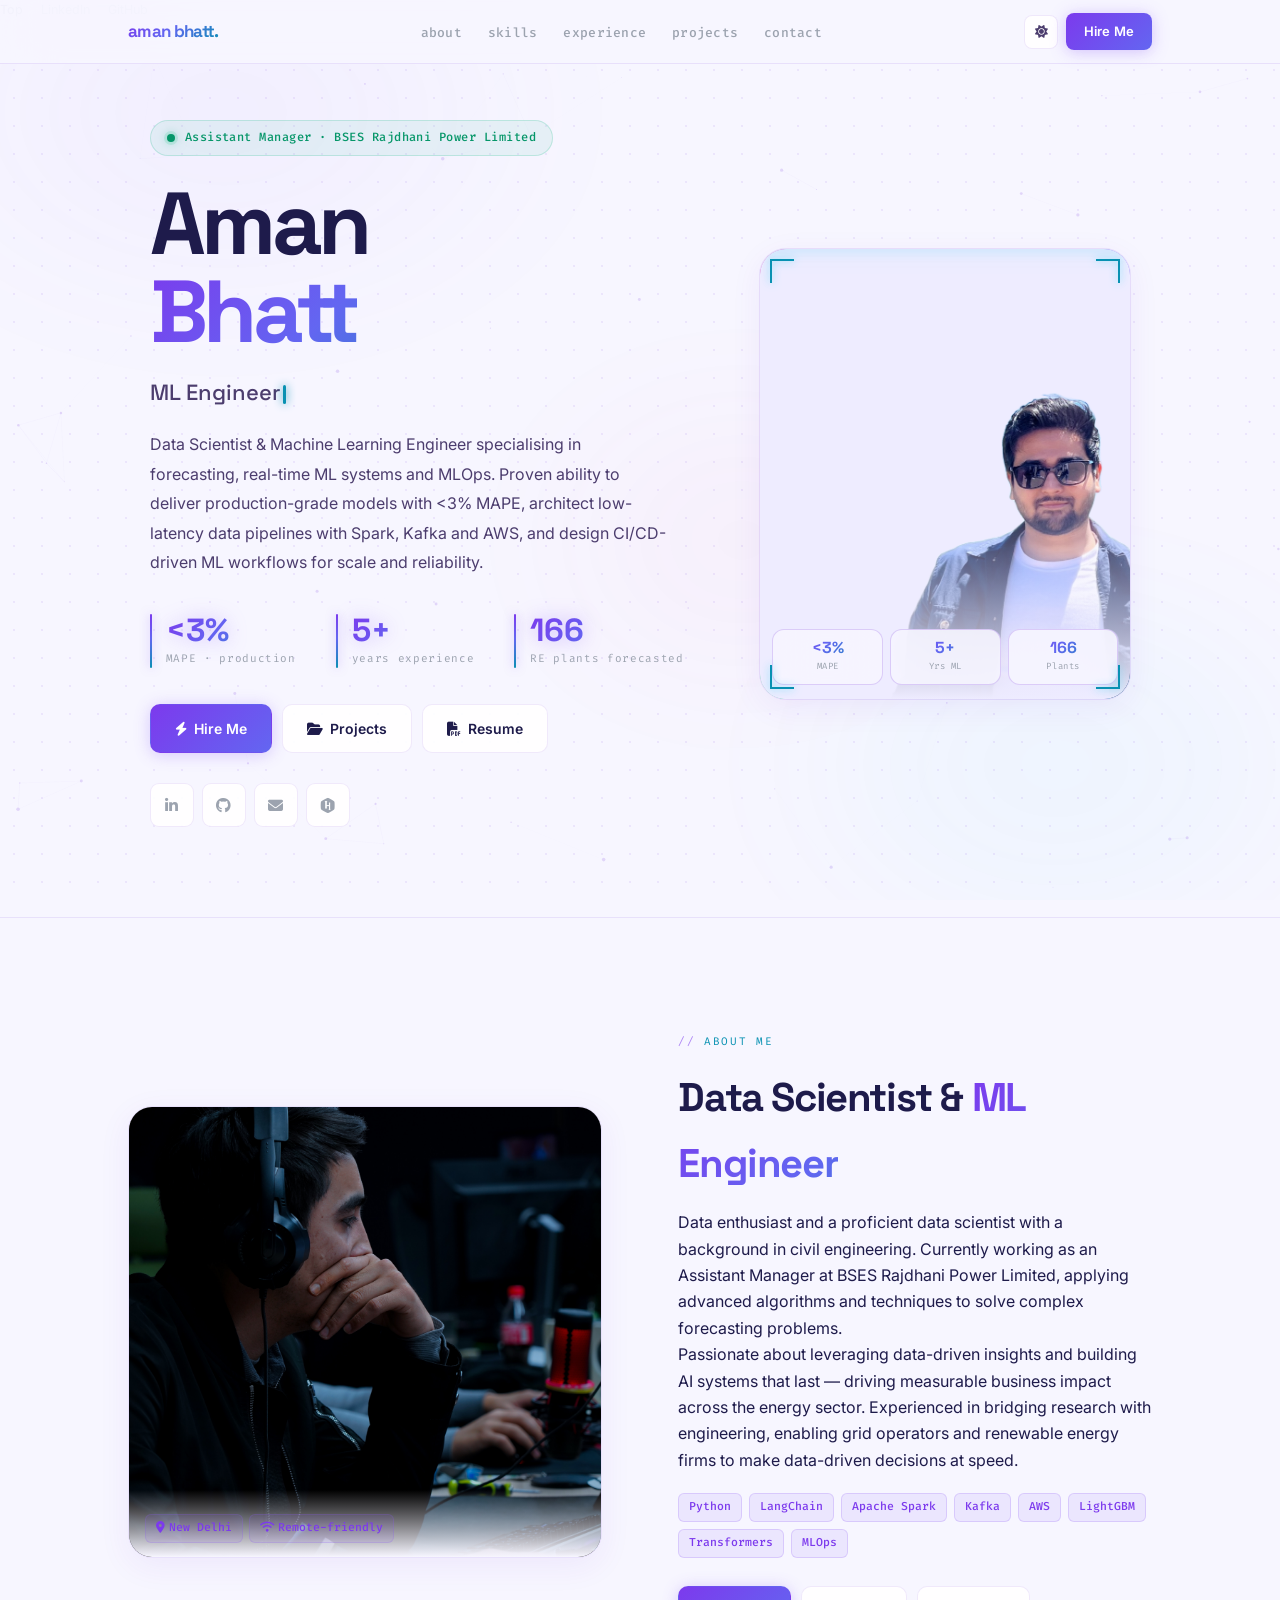
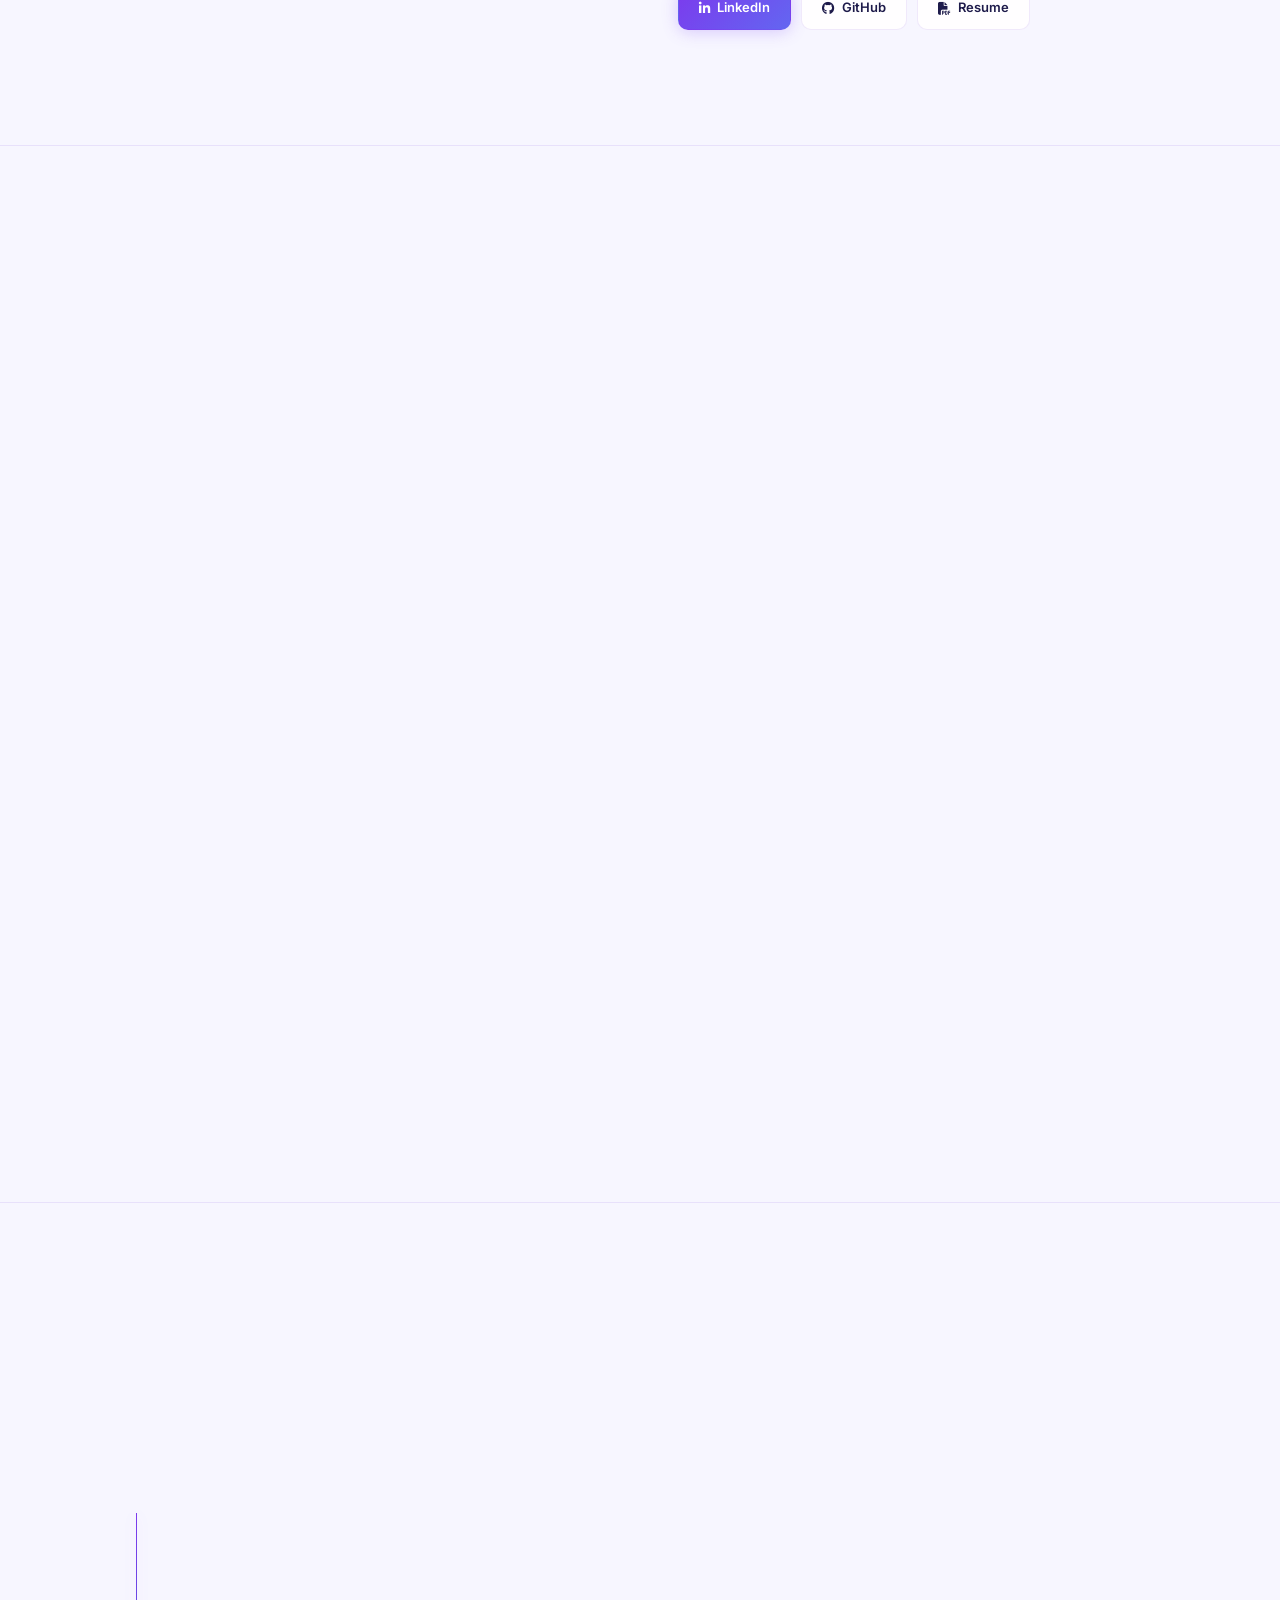
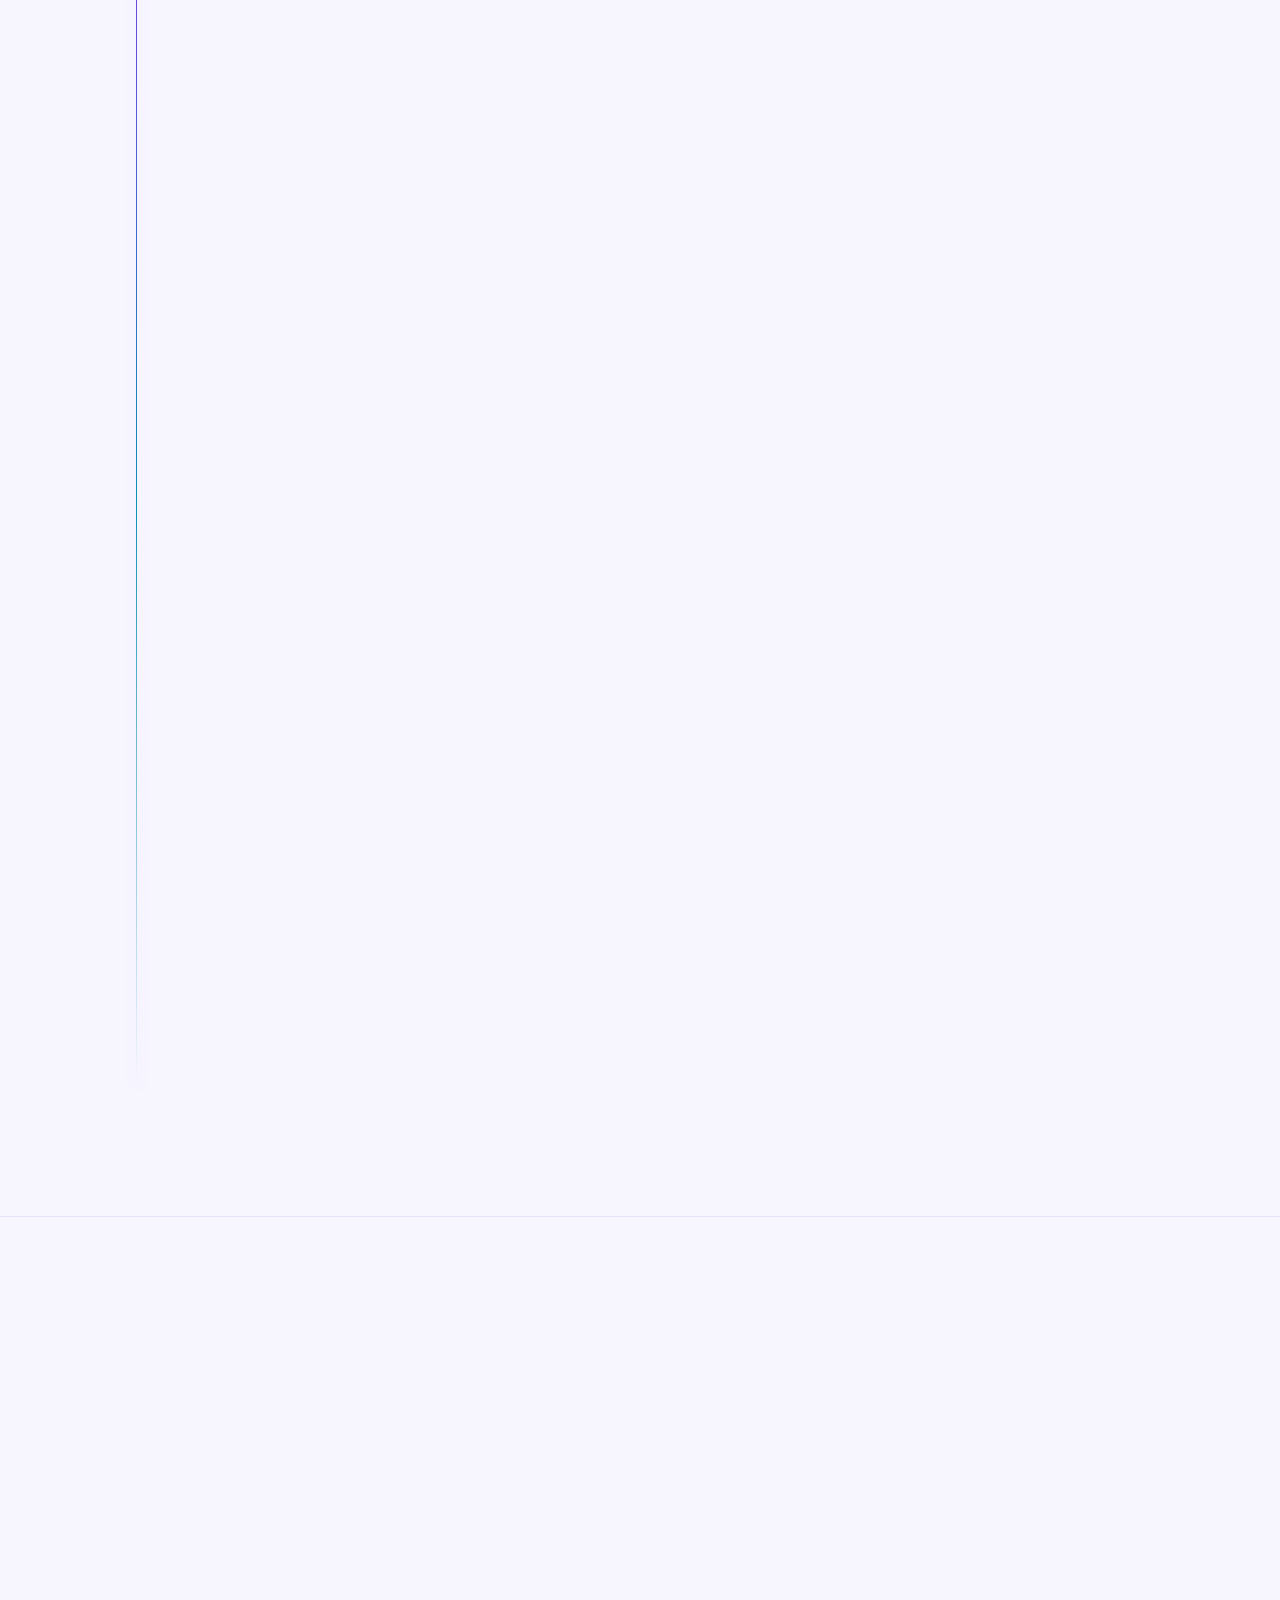
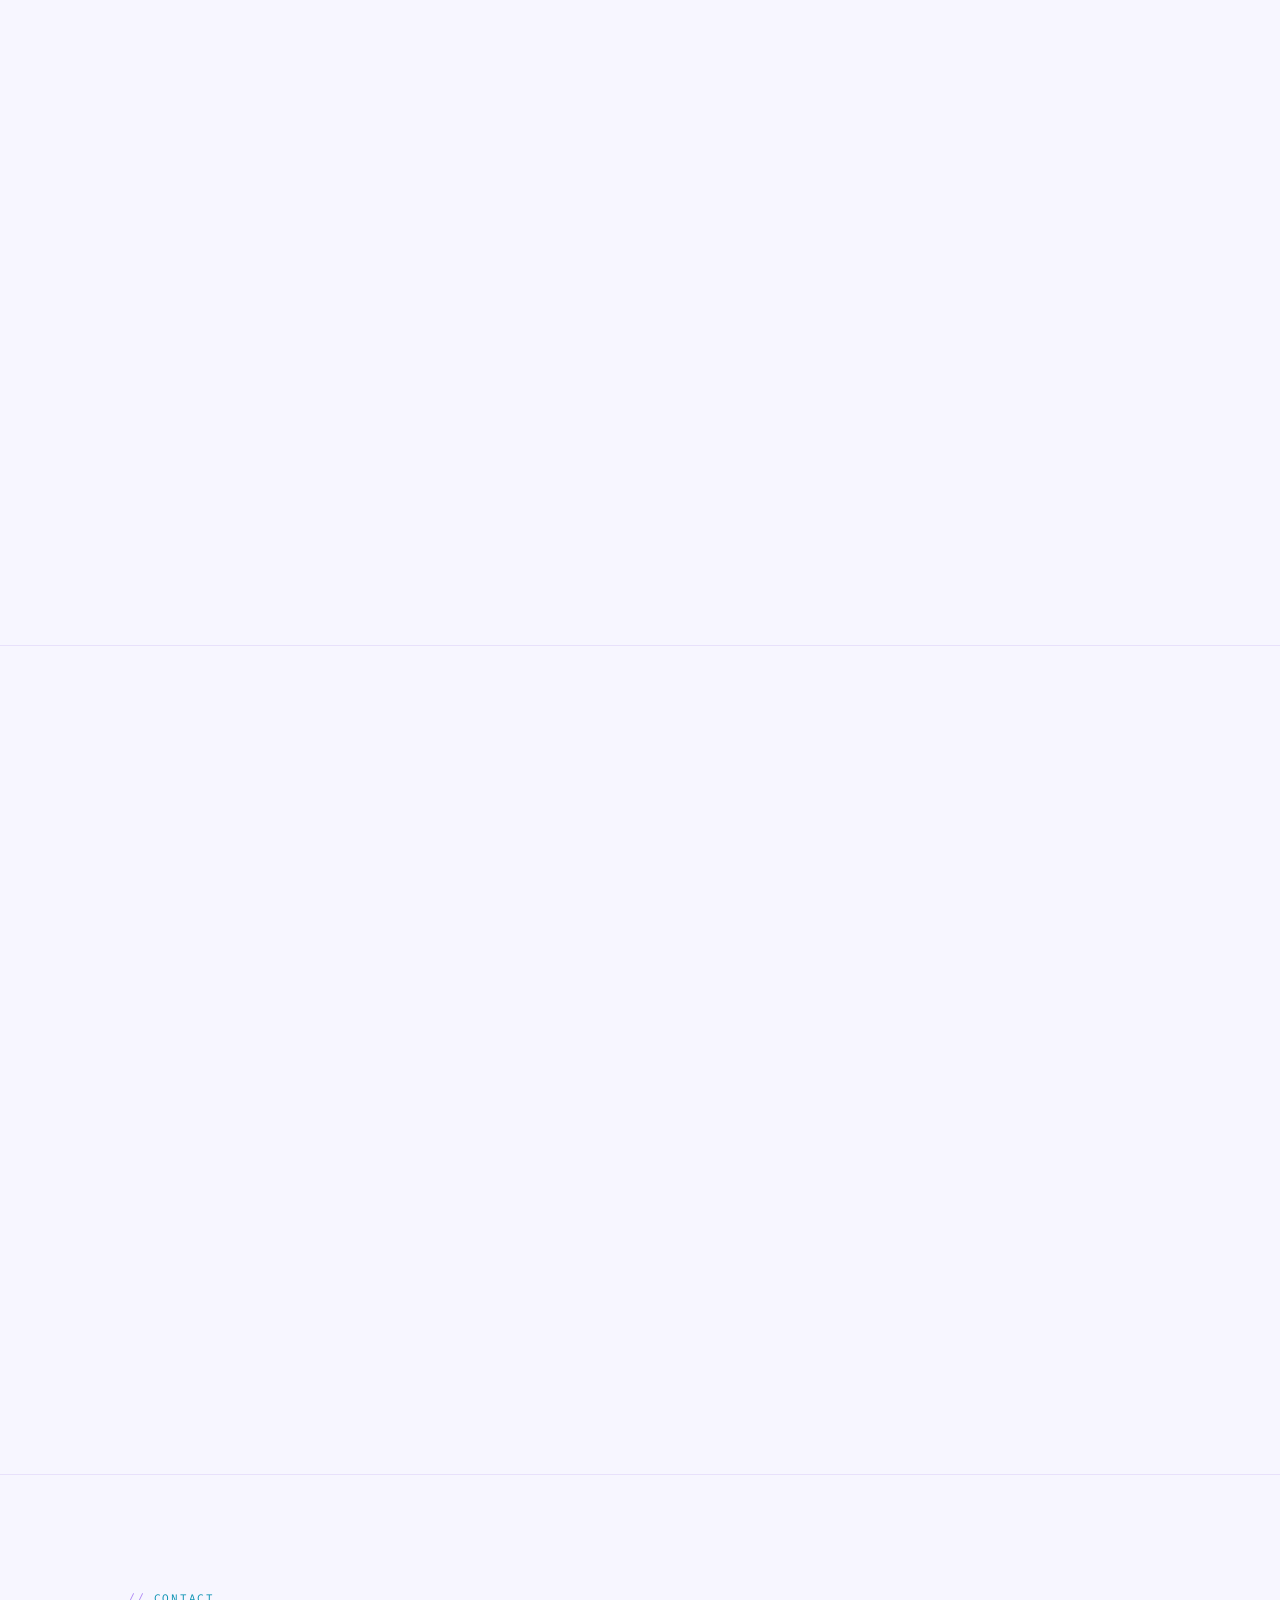
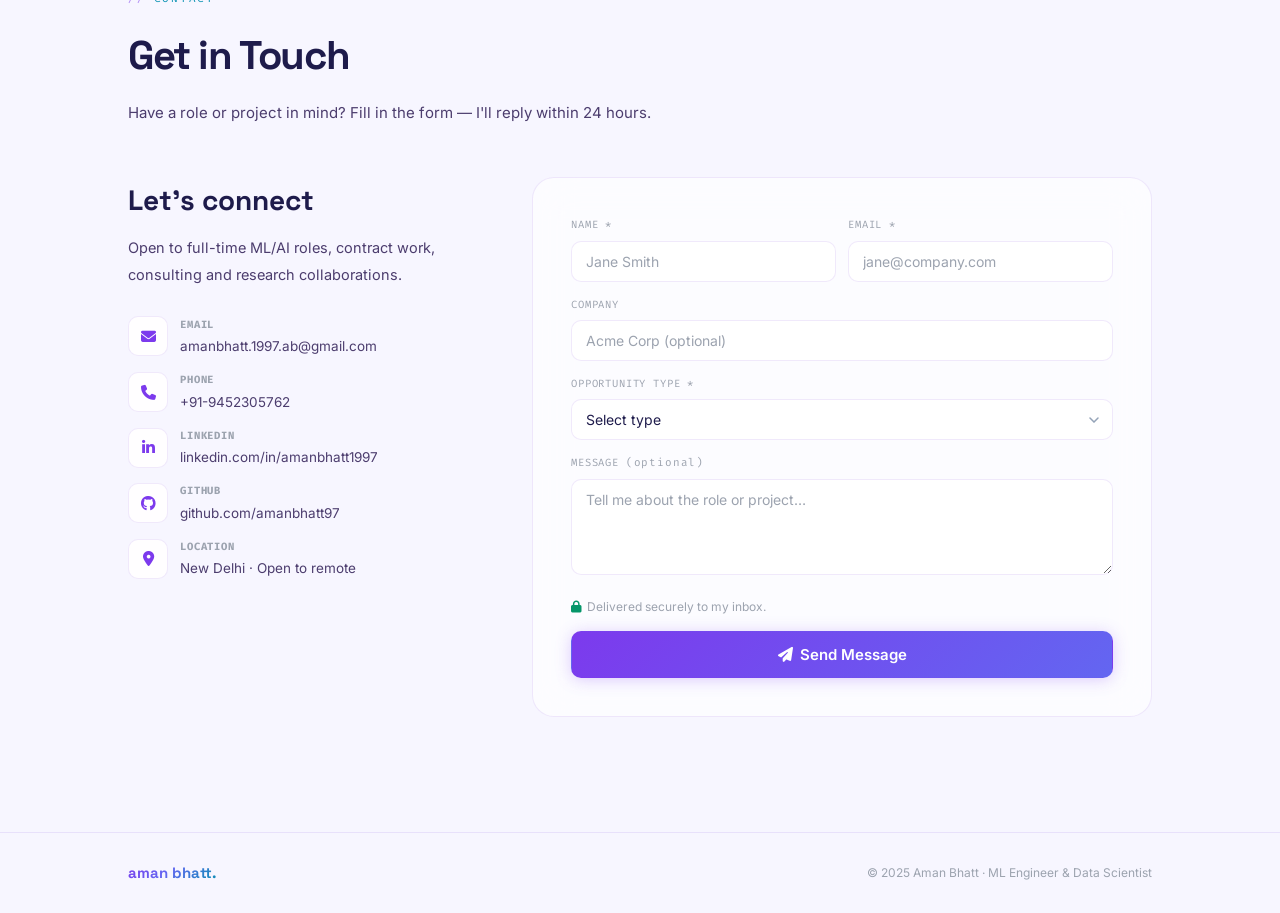
<file: .claude/worktrees/elated-raman/index.html>
<!DOCTYPE html>
<html lang="en" data-theme="dark">
<head>
<meta charset="UTF-8">
<meta name="viewport" content="width=device-width, initial-scale=1.0, maximum-scale=5.0, user-scalable=yes">
<meta name="description" content="Aman Bhatt — ML Engineer & Data Scientist. Energy forecasting, LLMs, MLOps.">
<title>Aman Bhatt · ML Engineer</title>
<link rel="preconnect" href="https://fonts.googleapis.com">
<link rel="preconnect" href="https://fonts.gstatic.com" crossorigin>
<link href="https://fonts.googleapis.com/css2?family=Space+Grotesk:wght@400;500;600;700;800&family=Inter:wght@300;400;500;600&family=Fira+Code:wght@400;500&display=swap" rel="stylesheet">
<link rel="stylesheet" href="https://cdnjs.cloudflare.com/ajax/libs/font-awesome/6.5.0/css/all.min.css">
<style>
*,*::before,*::after{margin:0;padding:0;box-sizing:border-box}
html{scroll-behavior:smooth}
img{display:block;max-width:100%}
button{font-family:inherit;cursor:pointer;border:none;background:none}
a{text-decoration:none;color:inherit}

/* ══ THEMES ════════════════════════════════════════════════════════ */
[data-theme="dark"]{
  --bg:#050508;
  --bg2:#0a0f1e;
  --bg3:#0f1629;
  --surf:rgba(255,255,255,.03);
  --surf2:rgba(255,255,255,.06);
  --surf3:rgba(255,255,255,.09);
  --bdr:rgba(255,255,255,.06);
  --bdr2:rgba(255,255,255,.1);
  --bdr-hi:rgba(139,92,246,.65);
  --t1:#eef0ff;
  --t2:#94a3b8;
  --t3:#475569;
  --acc:#8b5cf6;
  --acc2:#a78bfa;
  --cy:#22d3ee;
  --gn:#10b981;
  --pk:#ec4899;
  --am:#f59e0b;
  --grd:linear-gradient(135deg,#8b5cf6 0%,#6366f1 45%,#22d3ee 100%);
  --grd2:linear-gradient(135deg,#8b5cf6,#6366f1);
  --grd3:linear-gradient(135deg,#ec4899,#8b5cf6,#22d3ee);
  --nav-bg:rgba(5,5,8,.9);
  --card-shd:0 8px 40px rgba(0,0,0,.6),inset 0 1px 0 rgba(255,255,255,.04);
  --spotlight-clr:rgba(139,92,246,.12);
  --blob-op:.18;
}
[data-theme="light"]{
  --bg:#f7f6ff;
  --bg2:#eeecff;
  --bg3:#e5e2ff;
  --surf:rgba(255,255,255,.65);
  --surf2:rgba(255,255,255,.9);
  --surf3:rgba(255,255,255,.98);
  --bdr:rgba(109,40,217,.1);
  --bdr2:rgba(109,40,217,.18);
  --bdr-hi:rgba(109,40,217,.5);
  --t1:#1e1b4b;
  --t2:#4c3d6e;
  --t3:#9ca3af;
  --acc:#7c3aed;
  --acc2:#7c3aed;
  --cy:#0891b2;
  --gn:#059669;
  --pk:#db2777;
  --am:#d97706;
  --grd:linear-gradient(135deg,#7c3aed 0%,#6366f1 45%,#0891b2 100%);
  --grd2:linear-gradient(135deg,#7c3aed,#6366f1);
  --grd3:linear-gradient(135deg,#db2777,#7c3aed,#0891b2);
  --nav-bg:rgba(247,246,255,.92);
  --card-shd:0 8px 32px rgba(109,40,217,.07),inset 0 1px 0 rgba(255,255,255,.9);
  --spotlight-clr:rgba(109,40,217,.08);
  --blob-op:.06;
}

/* ══ BASE ══════════════════════════════════════════════════════════ */
html{-webkit-text-size-adjust:100%;text-size-adjust:100%}
body{
  background:var(--bg);color:var(--t1);
  font-family:'Inter',sans-serif;line-height:1.65;overflow-x:hidden;
  transition:background .35s,color .35s;
  -webkit-tap-highlight-color:transparent;
}
::-webkit-scrollbar{width:3px}
::-webkit-scrollbar-track{background:transparent}
::-webkit-scrollbar-thumb{background:var(--acc);border-radius:4px}
::selection{background:rgba(139,92,246,.3);color:#fff}

/* ══ BACKGROUND ════════════════════════════════════════════════════ */
/* Aurora orbs */
.aurora{position:fixed;inset:0;z-index:0;pointer-events:none;overflow:hidden}
.ao{position:absolute;border-radius:50%;filter:blur(80px);opacity:var(--blob-op)}
.ao1{width:65vw;height:55vh;background:radial-gradient(ellipse,rgba(139,92,246,1) 0%,transparent 65%);top:-15%;left:-15%;animation:ao-drift1 22s ease-in-out infinite}
.ao2{width:55vw;height:50vh;background:radial-gradient(ellipse,rgba(34,211,238,1) 0%,transparent 65%);bottom:-10%;right:-10%;animation:ao-drift2 28s ease-in-out infinite}
.ao3{width:40vw;height:40vh;background:radial-gradient(ellipse,rgba(236,72,153,1) 0%,transparent 65%);top:40%;left:38%;animation:ao-drift3 19s ease-in-out infinite}
@keyframes ao-drift1{0%,100%{transform:translate(0,0)}40%{transform:translate(3vw,4vh)}70%{transform:translate(-2vw,2vh)}}
@keyframes ao-drift2{0%,100%{transform:translate(0,0)}35%{transform:translate(-4vw,-4vh)}65%{transform:translate(2vw,-5vh)}}
@keyframes ao-drift3{0%,100%{transform:translate(-50%,-50%)}50%{transform:translate(-50%,calc(-50% - 3vh))}}
/* Neural network canvas */
#pcanvas{position:fixed;inset:0;z-index:1;pointer-events:none}
/* Cyber dot grid */
.bg-dots{
  position:fixed;inset:0;z-index:1;pointer-events:none;
  background-image:radial-gradient(rgba(139,92,246,.07) 1px,transparent 1px);
  background-size:28px 28px;
}
[data-theme="light"] .bg-dots{background-image:radial-gradient(rgba(109,40,217,.08) 1px,transparent 1px)}

/* ══ SCROLL PROGRESS ═══════════════════════════════════════════════ */
#pbar{
  position:fixed;top:0;left:0;right:0;height:2px;z-index:500;
  background:var(--grd);transform:scaleX(0);transform-origin:left;
  box-shadow:0 0 10px rgba(139,92,246,.6),0 0 24px rgba(34,211,238,.2);
}

/* ══ NAV ═══════════════════════════════════════════════════════════ */
nav{
  position:fixed;top:0;left:0;right:0;z-index:300;height:64px;
  background:var(--nav-bg);
  backdrop-filter:blur(28px) saturate(180%);
  -webkit-backdrop-filter:blur(28px) saturate(180%);
  border-bottom:1px solid var(--bdr);
}
.nav-inner{
  max-width:1120px;margin:0 auto;padding:0 clamp(18px,4vw,48px);
  height:100%;display:flex;align-items:center;justify-content:space-between;gap:16px;
}
.nav-logo{
  font-family:'Space Grotesk',sans-serif;font-weight:800;font-size:17px;letter-spacing:-.04em;
  background:var(--grd);-webkit-background-clip:text;-webkit-text-fill-color:transparent;background-clip:text;
  white-space:nowrap;
}
.nav-links{display:flex;list-style:none;gap:2px}
.nav-links a{
  font-size:13px;font-weight:500;color:var(--t3);
  padding:6px 12px;border-radius:8px;transition:color .15s,background .15s;
  font-family:'Fira Code',monospace;letter-spacing:.02em;
}
.nav-links a:hover,.nav-links a.act{color:var(--t1);background:var(--surf2)}
.nav-right{display:flex;align-items:center;gap:8px}
.t-btn{
  width:34px;height:34px;border-radius:8px;
  background:var(--surf2);border:1px solid var(--bdr);
  color:var(--t2);font-size:13px;
  display:flex;align-items:center;justify-content:center;transition:all .2s;
}
.t-btn:hover{border-color:var(--bdr-hi);color:var(--acc2);background:rgba(139,92,246,.1)}
.nav-cta{
  padding:8px 18px;border-radius:8px;background:var(--grd2);
  color:#fff;font-size:13px;font-weight:600;letter-spacing:.01em;
  box-shadow:0 2px 16px rgba(139,92,246,.35);transition:all .22s;
}
.nav-cta:hover{transform:translateY(-1px);box-shadow:0 4px 24px rgba(139,92,246,.5),0 0 0 1px rgba(139,92,246,.5)}
.hbg{display:none;flex-direction:column;gap:5px;padding:8px}
.hbg span{display:block;width:20px;height:1.5px;background:var(--t2);border-radius:2px;transition:all .3s}
.hbg.op span:nth-child(1){transform:translateY(6.5px) rotate(45deg)}
.hbg.op span:nth-child(2){opacity:0}
.hbg.op span:nth-child(3){transform:translateY(-6.5px) rotate(-45deg)}

/* ══ MOBILE DROPDOWN ═══════════════════════════════════════════════ */
.mob-drop{
  position:fixed;top:64px;left:0;right:0;z-index:290;
  background:var(--nav-bg);backdrop-filter:blur(28px);-webkit-backdrop-filter:blur(28px);
  border-bottom:1px solid var(--bdr);padding:8px 20px 14px;
  display:none;flex-direction:column;gap:2px;
}
.mob-drop.op{display:flex}
.mob-drop a{
  padding:12px 14px;border-radius:9px;color:var(--t2);
  font-size:15px;font-weight:500;border:1px solid transparent;transition:all .15s;
}
.mob-drop a:hover{color:var(--t1);background:var(--surf2);border-color:var(--bdr)}
.mob-drop .mob-cta{
  margin-top:8px;padding:13px;border-radius:10px;text-align:center;
  background:var(--grd2);color:#fff;font-weight:600;font-size:14px;
  box-shadow:0 4px 18px rgba(139,92,246,.3);
}

/* ══ LAYOUT ════════════════════════════════════════════════════════ */
.wrap{max-width:1120px;margin:0 auto;padding:0 clamp(18px,4vw,48px)}
.sect{padding:clamp(80px,9vw,128px) 0;position:relative;z-index:10}
.sect+.sect{border-top:1px solid var(--bdr)}
.sect-lbl{
  font-family:'Fira Code',monospace;font-size:11px;letter-spacing:.16em;
  color:var(--cy);margin-bottom:14px;display:flex;align-items:center;gap:8px;
  text-transform:uppercase;
}
.sect-lbl::before{content:'//';color:var(--acc2);opacity:.6}
.h2{
  font-family:'Space Grotesk',sans-serif;font-size:clamp(28px,3.5vw,40px);
  font-weight:800;letter-spacing:-.035em;margin-bottom:12px;
}
.grd-txt{
  background:var(--grd);-webkit-background-clip:text;-webkit-text-fill-color:transparent;background-clip:text;
  background-size:200% auto;animation:shimmer 5s linear infinite;
}
@keyframes shimmer{0%{background-position:0% center}100%{background-position:200% center}}

/* Glassmorphism card base */
.glass{
  background:var(--surf);
  backdrop-filter:blur(20px) saturate(160%);
  -webkit-backdrop-filter:blur(20px) saturate(160%);
  border:1px solid var(--bdr);border-radius:20px;
  box-shadow:var(--card-shd);
  transition:border-color .25s,box-shadow .25s,transform .25s;
}
.glass:hover{border-color:var(--bdr-hi)}
/* Touch-friendly: disable hover effects on touch devices */
@media(hover:none){
  .glass:hover,.sk-card:hover,.ti-card:hover,.proj-card:hover,.logo-item:hover{transform:none;box-shadow:var(--card-shd)}
  .sk-card::after,.ti-card::after{opacity:0!important}
  .photo-tilt{transform:none!important}
}

/* Card spotlight effect */
.spotlight{--mx:50%;--my:50%;position:relative;overflow:hidden}
.spotlight::before{
  content:'';position:absolute;inset:0;
  background:radial-gradient(600px circle at var(--mx) var(--my),var(--spotlight-clr),transparent 50%);
  opacity:0;transition:opacity .4s;pointer-events:none;border-radius:inherit;z-index:0;
}
.spotlight:hover::before{opacity:1}
.spotlight>*{position:relative;z-index:1}
/* Spotlight follow on mobile - use touch */
@media(hover:none){
  .spotlight{--mx:50%;--my:50%}
  .spotlight::before{opacity:.5}
}

.chip{
  display:inline-flex;align-items:center;gap:4px;
  padding:4px 10px;border-radius:6px;font-size:11.5px;font-weight:500;
  background:rgba(139,92,246,.1);color:var(--acc2);
  border:1px solid rgba(139,92,246,.2);font-family:'Fira Code',monospace;
}
.btn{
  display:inline-flex;align-items:center;gap:7px;
  padding:12px 24px;border-radius:10px;font-size:14px;font-weight:600;
  font-family:'Inter',sans-serif;transition:all .22s;cursor:pointer;
  touch-action:manipulation;
  min-height:44px;
}
.btn-fill{
  background:var(--grd2);color:#fff;border:1px solid transparent;
  box-shadow:0 2px 16px rgba(139,92,246,.3);
}
.btn-fill:hover{transform:translateY(-2px);box-shadow:0 6px 28px rgba(139,92,246,.5),0 0 0 1px rgba(139,92,246,.4)}
.btn-out{background:var(--surf2);color:var(--t1);border:1px solid var(--bdr)}
.btn-out:hover{border-color:var(--bdr-hi);color:var(--acc2);transform:translateY(-2px);box-shadow:0 4px 16px rgba(139,92,246,.12)}
.reveal{opacity:0;transform:translateY(24px);transition:opacity .6s cubic-bezier(.16,1,.3,1),transform .6s cubic-bezier(.16,1,.3,1)}
.reveal.on{opacity:1;transform:none}
.d1{transition-delay:.08s}.d2{transition-delay:.16s}.d3{transition-delay:.24s}.d4{transition-delay:.32s}

/* ══ HERO ══════════════════════════════════════════════════════════ */
.hero{
  min-height:calc(100svh - 64px);display:flex;align-items:center;
  padding:clamp(80px,10vw,120px) 0 clamp(60px,7vw,100px);
}
.hero-grid{
  display:grid;grid-template-columns:1fr 370px;
  gap:clamp(48px,6vw,88px);align-items:center;
}
.hero-avail{
  display:inline-flex;align-items:center;gap:10px;margin-bottom:24px;
  padding:7px 16px;border-radius:100px;
  background:rgba(16,185,129,.07);border:1px solid rgba(16,185,129,.2);
  font-size:12px;color:var(--gn);font-weight:500;font-family:'Fira Code',monospace;
  letter-spacing:.04em;
}
.avail-dot{
  width:8px;height:8px;border-radius:50%;background:var(--gn);flex-shrink:0;
  box-shadow:0 0 0 3px rgba(16,185,129,.15),0 0 12px rgba(16,185,129,.5);
  animation:pulse-dot 2.4s ease-in-out infinite;
}
@keyframes pulse-dot{
  0%,100%{box-shadow:0 0 0 3px rgba(16,185,129,.15),0 0 12px rgba(16,185,129,.5)}
  50%{box-shadow:0 0 0 8px rgba(16,185,129,.04),0 0 4px rgba(16,185,129,.2)}
}
.hero h1{
  font-family:'Space Grotesk',sans-serif;
  font-size:clamp(52px,7.5vw,88px);font-weight:800;
  line-height:1;letter-spacing:-.05em;margin-bottom:18px;
}
.hero-role{
  font-size:clamp(17px,2.4vw,22px);font-weight:500;color:var(--t2);
  font-family:'Space Grotesk',sans-serif;min-height:1.6em;margin-bottom:20px;
}
.cursor{
  display:inline-block;width:3px;height:.85em;background:var(--cy);
  margin-left:2px;vertical-align:middle;
  animation:blink .95s step-end infinite;
  box-shadow:0 0 10px var(--cy);border-radius:2px;
}
@keyframes blink{0%,100%{opacity:1}50%{opacity:0}}
.hero-bio{
  font-size:clamp(14.5px,1.6vw,16px);color:var(--t2);line-height:1.85;
  max-width:520px;margin-bottom:36px;
}
.hero-stats{
  display:flex;gap:clamp(22px,3.5vw,40px);margin-bottom:36px;flex-wrap:wrap;
}
.hst{position:relative;padding-left:16px}
.hst::before{
  content:'';position:absolute;left:0;top:0;bottom:0;width:2px;
  background:var(--grd);border-radius:2px;
  box-shadow:0 0 10px rgba(139,92,246,.5);
}
.hst-n{
  font-family:'Space Grotesk',sans-serif;font-weight:800;
  font-size:clamp(22px,3vw,32px);line-height:1;
  background:var(--grd);-webkit-background-clip:text;-webkit-text-fill-color:transparent;background-clip:text;
  margin-bottom:4px;filter:drop-shadow(0 0 10px rgba(139,92,246,.4));
}
.hst-l{font-size:11px;color:var(--t3);font-family:'Fira Code',monospace;letter-spacing:.06em}
.hero-btns{display:flex;flex-wrap:wrap;gap:10px;margin-bottom:30px}
.hero-socs{display:flex;gap:8px}
.soc{
  display:flex;align-items:center;justify-content:center;
  width:44px;height:44px;border-radius:9px;
  background:var(--surf2);border:1px solid var(--bdr);
  color:var(--t3);font-size:15px;transition:all .22s;
  touch-action:manipulation;
}
.soc:hover{color:var(--cy);border-color:rgba(34,211,238,.4);background:rgba(34,211,238,.07);box-shadow:0 0 16px rgba(34,211,238,.2)}

/* ══ HERO PHOTO ════════════════════════════════════════════════════ */
.hero-photo{position:relative;perspective:1000px}
.photo-tilt{transition:transform .1s linear}
.photo-frame{
  position:relative;border-radius:26px;overflow:hidden;
  box-shadow:0 0 0 1px var(--bdr),var(--card-shd);
  background:var(--bg2);
}
/* Spinning neon ring */
.photo-ring{
  position:absolute;inset:-3px;border-radius:28px;z-index:0;
  background:conic-gradient(from 0deg,#8b5cf6,#6366f1,#22d3ee,#10b981,#ec4899,#8b5cf6);
  animation:spin 7s linear infinite;
  opacity:.85;
}
@keyframes spin{to{transform:rotate(360deg)}}
.photo-inner{position:relative;z-index:1;border-radius:24px;overflow:hidden;background:var(--bg2)}
.photo-inner img{
  width:100%;height:clamp(340px,44vw,450px);
  object-fit:cover;object-position:center top;display:block;
}
/* HUD scan line */
.photo-scan{
  position:absolute;left:0;right:0;height:2px;z-index:5;
  background:linear-gradient(90deg,transparent,rgba(34,211,238,.7) 30%,rgba(34,211,238,1) 50%,rgba(34,211,238,.7) 70%,transparent);
  box-shadow:0 0 12px rgba(34,211,238,.7),0 0 28px rgba(34,211,238,.3);
  animation:scan-line 4s linear infinite;pointer-events:none;top:-2px;
}
@keyframes scan-line{0%{top:-2px;opacity:0}4%{opacity:1}90%{opacity:.5}100%{top:100%;opacity:0}}
/* Corner HUD brackets */
.c{position:absolute;z-index:4;width:24px;height:24px;pointer-events:none}
.c-tl{top:10px;left:10px;border-top:2px solid var(--cy);border-left:2px solid var(--cy)}
.c-tr{top:10px;right:10px;border-top:2px solid var(--cy);border-right:2px solid var(--cy)}
.c-bl{bottom:10px;left:10px;border-bottom:2px solid var(--cy);border-left:2px solid var(--cy)}
.c-br{bottom:10px;right:10px;border-bottom:2px solid var(--cy);border-right:2px solid var(--cy)}
/* Glow on corners */
.c-tl,.c-tr,.c-bl,.c-br{filter:drop-shadow(0 0 4px rgba(34,211,238,.7))}
.photo-fade{
  position:absolute;bottom:0;left:0;right:0;height:50%;z-index:2;
  background:linear-gradient(to top,var(--bg2) 0%,transparent 100%);pointer-events:none;
}
.photo-stats{
  position:absolute;bottom:14px;left:12px;right:12px;z-index:3;display:flex;gap:7px;
}
.pst{
  flex:1;padding:10px 8px;border-radius:12px;text-align:center;
  background:rgba(5,5,8,.86);backdrop-filter:blur(20px);
  border:1px solid rgba(139,92,246,.25);
}
[data-theme="light"] .pst{background:rgba(247,246,255,.9);border-color:rgba(109,40,217,.2)}
.pst-v{
  font-family:'Space Grotesk',sans-serif;font-weight:800;font-size:16px;line-height:1;
  background:var(--grd);-webkit-background-clip:text;-webkit-text-fill-color:transparent;background-clip:text;
  margin-bottom:3px;
}
.pst-l{font-size:9px;color:var(--t3);font-family:'Fira Code',monospace;letter-spacing:.06em}

/* ══ ABOUT ═════════════════════════════════════════════════════════ */
.about-grid{display:grid;grid-template-columns:1fr 1fr;gap:clamp(40px,6vw,80px);align-items:center}
.about-img-wrap{border-radius:24px;overflow:hidden;border:1px solid var(--bdr);box-shadow:var(--card-shd);position:relative}
.about-img-wrap img{
  width:100%;height:clamp(300px,38vw,450px);
  object-fit:cover;object-position:center center;display:block;transition:transform .6s;
}
.about-img-wrap:hover img{transform:scale(1.04)}
.about-img-strip{
  position:absolute;bottom:0;left:0;right:0;padding:24px 16px 14px;pointer-events:none;
  background:linear-gradient(to top,var(--bg),transparent);display:flex;gap:6px;flex-wrap:wrap;
}
.about-txt h2{margin-bottom:16px}
.about-txt p{color:var(--t2);font-size:15px;line-height:1.85;margin-bottom:14px}
.about-chips{display:flex;flex-wrap:wrap;gap:7px;margin:20px 0 28px}
.about-btns{display:flex;flex-wrap:wrap;gap:10px}

/* ══ SKILLS ════════════════════════════════════════════════════════ */
.skills-intro{display:grid;grid-template-columns:1fr 1fr;gap:40px;align-items:end;margin-bottom:52px}
.skills-intro h2{margin-bottom:8px}
.skills-intro p{color:var(--t2);font-size:15px;line-height:1.75}
.sk-grid{display:grid;grid-template-columns:repeat(2,1fr);gap:clamp(12px,2vw,18px)}
.sk-card{
  padding:clamp(22px,3vw,30px);border-radius:20px;
  background:var(--surf);
  backdrop-filter:blur(20px) saturate(160%);
  -webkit-backdrop-filter:blur(20px) saturate(160%);
  border:1px solid var(--bdr);
  transition:border-color .25s,transform .25s,box-shadow .25s;
  position:relative;overflow:hidden;--mx:50%;--my:50%;
}
.sk-card::before{
  content:'';position:absolute;inset:0;
  background:radial-gradient(500px circle at var(--mx) var(--my),var(--spotlight-clr),transparent 50%);
  opacity:0;transition:opacity .4s;pointer-events:none;border-radius:inherit;z-index:0;
}
.sk-card::after{
  content:'';position:absolute;top:0;left:0;right:0;height:1px;
  background:var(--grd);opacity:0;transition:opacity .3s;pointer-events:none;
}
.sk-card:hover{border-color:var(--bdr-hi);transform:translateY(-3px);box-shadow:0 12px 40px rgba(139,92,246,.15),0 0 0 1px rgba(139,92,246,.12)}
.sk-card:hover::before{opacity:1}
.sk-card:hover::after{opacity:1}
.sk-card>*{position:relative;z-index:1}
.sk-head{display:flex;align-items:center;gap:12px;margin-bottom:18px}
.sk-ico{
  width:40px;height:40px;border-radius:10px;flex-shrink:0;
  background:rgba(139,92,246,.1);border:1px solid rgba(139,92,246,.22);
  display:flex;align-items:center;justify-content:center;font-size:16px;
}
.sk-title{font-family:'Space Grotesk',sans-serif;font-weight:700;font-size:15.5px;color:var(--t1)}
.sk-pills{display:flex;flex-wrap:wrap;gap:6px}
.sk-pill{
  display:inline-flex;padding:5px 11px;border-radius:7px;font-size:11.5px;font-weight:500;
  background:var(--surf2);border:1px solid var(--bdr);color:var(--t2);
  font-family:'Fira Code',monospace;transition:all .2s;cursor:default;
}
.sk-pill:hover{background:rgba(139,92,246,.1);border-color:rgba(139,92,246,.25);color:var(--acc2)}

/* ══ TECH LOGOS ════════════════════════════════════════════════════ */
.logos-grid{
  display:flex;flex-wrap:wrap;gap:clamp(10px,1.5vw,14px);
  justify-content:center;margin-top:48px;
}
.logo-item{
  display:flex;flex-direction:column;align-items:center;gap:7px;
  padding:16px 12px;border-radius:14px;
  background:var(--surf);border:1px solid var(--bdr);
  width:clamp(72px,9vw,88px);
  transition:border-color .2s,transform .25s,box-shadow .2s;cursor:pointer;
  backdrop-filter:blur(12px);-webkit-backdrop-filter:blur(12px);
}
.logo-item:hover{border-color:var(--bdr-hi);transform:translateY(-4px);box-shadow:0 8px 28px rgba(139,92,246,.2),0 0 0 1px rgba(139,92,246,.15)}
.logo-item img{width:34px;height:34px;object-fit:contain;filter:drop-shadow(0 2px 6px rgba(0,0,0,.3))}
.logo-item span{font-size:9.5px;color:var(--t3);font-family:'Fira Code',monospace;text-align:center;line-height:1.3}

/* ══ EXPERIENCE ════════════════════════════════════════════════════ */
.exp-head{margin-bottom:52px}
.exp-head h2{margin-bottom:8px}
.exp-head p{color:var(--t2);font-size:15px}
.timeline{position:relative;padding-left:clamp(28px,4vw,44px)}
.timeline::before{
  content:'';position:absolute;left:8px;top:12px;bottom:12px;width:1px;
  background:linear-gradient(to bottom,var(--acc),var(--cy) 50%,transparent);
  box-shadow:0 0 16px rgba(139,92,246,.2);
}
.ti{position:relative;margin-bottom:24px}
.ti:last-child{margin-bottom:0}
.ti-dot{
  position:absolute;left:calc(-1*clamp(28px,4vw,44px) + 2px);top:16px;
  width:14px;height:14px;border-radius:50%;
  background:var(--grd2);border:3px solid var(--bg);
  box-shadow:0 0 0 3px rgba(139,92,246,.2),0 0 14px rgba(139,92,246,.4);
  animation:ti-pulse 3s ease-in-out infinite;
}
@keyframes ti-pulse{
  0%,100%{box-shadow:0 0 0 3px rgba(139,92,246,.2),0 0 14px rgba(139,92,246,.4)}
  50%{box-shadow:0 0 0 6px rgba(139,92,246,.06),0 0 8px rgba(139,92,246,.15)}
}
.ti-card{
  padding:clamp(22px,3vw,30px);border-radius:18px;
  background:var(--surf);
  backdrop-filter:blur(20px) saturate(160%);
  -webkit-backdrop-filter:blur(20px) saturate(160%);
  border:1px solid var(--bdr);
  transition:border-color .25s,box-shadow .25s;
  position:relative;overflow:hidden;--mx:50%;--my:50%;
}
.ti-card::before{
  content:'';position:absolute;inset:0;
  background:radial-gradient(500px circle at var(--mx) var(--my),var(--spotlight-clr),transparent 50%);
  opacity:0;transition:opacity .4s;pointer-events:none;border-radius:inherit;
}
.ti-card::after{
  content:'';position:absolute;top:0;left:0;width:2px;bottom:0;
  background:var(--grd2);opacity:0;border-radius:2px;
  transition:opacity .25s;
}
.ti-card:hover{border-color:var(--bdr-hi);box-shadow:0 12px 40px rgba(139,92,246,.12),0 0 0 1px rgba(139,92,246,.1)}
.ti-card:hover::before{opacity:1}
.ti-card:hover::after{opacity:1}
.ti-card>*{position:relative;z-index:1}
.ti-top{display:flex;justify-content:space-between;align-items:flex-start;gap:12px;margin-bottom:10px;flex-wrap:wrap}
.ti-role{font-family:'Space Grotesk',sans-serif;font-weight:700;font-size:16.5px;color:var(--t1);margin-bottom:3px}
.ti-co{font-size:13px;font-weight:500;color:var(--acc2)}
.ti-date{
  font-family:'Fira Code',monospace;font-size:11px;color:var(--t3);
  padding:4px 10px;border-radius:6px;background:var(--surf2);border:1px solid var(--bdr);
  white-space:nowrap;flex-shrink:0;
}
.ti-loc{display:flex;align-items:center;gap:5px;font-size:12px;color:var(--t3);margin-bottom:12px}
.ti-body{color:var(--t2);font-size:14px;line-height:1.8;margin-bottom:12px}
.ti-body ul{padding-left:18px;display:flex;flex-direction:column;gap:7px}
.ti-body li::marker{color:var(--cy)}
.ti-tags{display:flex;flex-wrap:wrap;gap:6px}

/* ══ PROJECTS ══════════════════════════════════════════════════════ */
.proj-head{display:flex;justify-content:space-between;align-items:flex-end;gap:20px;margin-bottom:48px;flex-wrap:wrap}
.proj-head h2{margin-bottom:8px}
.proj-head p{color:var(--t2);font-size:15px}
.proj-grid{display:grid;grid-template-columns:repeat(3,1fr);gap:clamp(12px,2vw,18px)}
.proj-card{
  border-radius:18px;overflow:hidden;
  border:1px solid var(--bdr);background:var(--surf);
  backdrop-filter:blur(20px);-webkit-backdrop-filter:blur(20px);
  box-shadow:var(--card-shd);position:relative;
  transition:border-color .3s,transform .3s,box-shadow .3s;
  --mx:50%;--my:50%;
}
/* Spotlight on proj card */
.proj-card::before{
  content:'';position:absolute;inset:0;z-index:2;border-radius:inherit;
  background:radial-gradient(500px circle at var(--mx) var(--my),var(--spotlight-clr),transparent 50%);
  opacity:0;transition:opacity .4s;pointer-events:none;
}
.proj-card:hover{border-color:var(--bdr-hi);transform:translateY(-6px);box-shadow:0 20px 56px rgba(0,0,0,.4),0 0 0 1px rgba(139,92,246,.2),0 0 40px rgba(139,92,246,.08)}
.proj-card:hover::before{opacity:1}
.proj-img{
  width:100%;height:180px;object-fit:cover;
  display:block;transition:transform .55s cubic-bezier(.16,1,.3,1);
}
.proj-card:hover .proj-img{transform:scale(1.07)}
.proj-overlay{
  position:absolute;top:0;left:0;right:0;height:180px;z-index:3;
  background:linear-gradient(to top,rgba(5,5,8,.97) 0%,rgba(5,5,8,.5) 55%,transparent 100%);
  opacity:0;transition:opacity .3s;
  display:flex;align-items:flex-end;padding:16px;
  pointer-events:none;
}
.proj-card:hover .proj-overlay{opacity:1;pointer-events:auto}
[data-theme="light"] .proj-overlay{background:linear-gradient(to top,rgba(30,27,75,.92) 0%,rgba(30,27,75,.4) 55%,transparent 100%)}
.proj-open{
  display:inline-flex;align-items:center;gap:6px;
  padding:8px 16px;border-radius:8px;
  background:var(--grd2);color:#fff;font-size:13px;font-weight:600;
  box-shadow:0 4px 16px rgba(139,92,246,.5);
}
.proj-body{padding:16px;position:relative;z-index:1}
.proj-title{font-family:'Space Grotesk',sans-serif;font-weight:700;font-size:15px;color:var(--t1);margin-bottom:7px}
.proj-desc{font-size:13px;color:var(--t2);line-height:1.68}

/* ══ CTA ═══════════════════════════════════════════════════════════ */
.cta-section{position:relative;overflow:hidden;border-radius:28px}
.cta-glow-bg{
  position:absolute;inset:0;
  background:radial-gradient(ellipse at 50% 0%,rgba(139,92,246,.22) 0%,rgba(34,211,238,.08) 40%,transparent 65%);
  pointer-events:none;
}
.cta-dots{
  position:absolute;inset:0;pointer-events:none;
  background-image:radial-gradient(var(--bdr) 1px,transparent 1px);
  background-size:24px 24px;
}
.cta-border{
  position:absolute;inset:-1px;border-radius:29px;
  background:conic-gradient(from 0deg,#8b5cf6,#6366f1,#22d3ee,#10b981,#ec4899,#8b5cf6);
  animation:spin 10s linear infinite;
  z-index:0;pointer-events:none;opacity:.4;
}
.cta-cover{position:absolute;inset:1px;border-radius:27px;background:var(--bg2);z-index:0}
.cta-box{
  position:relative;z-index:1;
  padding:clamp(56px,8vw,90px) clamp(28px,5vw,72px);
  text-align:center;
  background:var(--surf);
  backdrop-filter:blur(24px) saturate(160%);
  -webkit-backdrop-filter:blur(24px) saturate(160%);
  border-radius:28px;border:1px solid var(--bdr);
}
.cta-badge{
  display:inline-flex;align-items:center;gap:8px;margin-bottom:20px;
  padding:6px 16px;border-radius:100px;
  background:rgba(139,92,246,.1);border:1px solid rgba(139,92,246,.25);
  font-size:12px;color:var(--acc2);font-weight:500;font-family:'Fira Code',monospace;
  letter-spacing:.04em;
}
.cta-title{
  font-family:'Space Grotesk',sans-serif;font-size:clamp(28px,5vw,56px);
  font-weight:800;line-height:1.1;letter-spacing:-.04em;margin-bottom:16px;
}
.cta-sub{color:var(--t2);font-size:clamp(14px,1.6vw,17px);max-width:520px;margin:0 auto 36px;line-height:1.78}
.cta-btns{display:flex;flex-wrap:wrap;gap:10px;justify-content:center;margin-bottom:28px}
.cta-socs{display:flex;justify-content:center;gap:8px}

/* ══ CONTACT ═══════════════════════════════════════════════════════ */
.contact-grid{display:grid;grid-template-columns:340px 1fr;gap:clamp(40px,5vw,72px);align-items:start}
.ct-info h3{font-family:'Space Grotesk',sans-serif;font-size:clamp(20px,2.5vw,28px);font-weight:700;margin-bottom:12px}
.ct-info p{color:var(--t2);font-size:14.5px;line-height:1.8;margin-bottom:28px}
.ct-row{display:flex;align-items:center;gap:12px;margin-bottom:14px}
.ct-ico{
  width:40px;height:40px;border-radius:10px;flex-shrink:0;
  background:var(--surf2);border:1px solid var(--bdr);
  display:flex;align-items:center;justify-content:center;
  color:var(--acc2);font-size:15px;
}
.ct-txt{font-size:13.5px;color:var(--t2)}
.ct-txt strong{display:block;font-size:10.5px;color:var(--t3);font-family:'Fira Code',monospace;text-transform:uppercase;letter-spacing:.08em;margin-bottom:2px}
.form-card{
  padding:clamp(26px,3.5vw,38px);border-radius:22px;
  background:var(--surf);
  backdrop-filter:blur(20px) saturate(160%);
  -webkit-backdrop-filter:blur(20px) saturate(160%);
  border:1px solid var(--bdr);
}
.frow{display:grid;grid-template-columns:1fr 1fr;gap:12px}
.fg{margin-bottom:14px}
.fg label{
  display:block;font-family:'Fira Code',monospace;
  font-size:10.5px;letter-spacing:.08em;text-transform:uppercase;
  color:var(--t3);margin-bottom:7px;
}
.fg input,.fg select,.fg textarea{
  width:100%;padding:11px 14px;border-radius:10px;
  background:var(--surf2);border:1px solid var(--bdr);
  color:var(--t1);font-family:'Inter',sans-serif;font-size:14px;
  outline:none;transition:border-color .22s,box-shadow .22s;-webkit-appearance:none;
}
.fg input::placeholder,.fg textarea::placeholder{color:var(--t3)}
.fg input:focus,.fg textarea:focus,.fg select:focus{
  border-color:var(--bdr-hi);box-shadow:0 0 0 3px rgba(139,92,246,.12),0 0 16px rgba(139,92,246,.08);
}
.fg select{
  cursor:pointer;
  background-image:url("data:image/svg+xml,%3Csvg xmlns='http://www.w3.org/2000/svg' width='10' height='6'%3E%3Cpath d='M1 1l4 4 4-4' stroke='%2394a3b8' stroke-width='1.5' fill='none' stroke-linecap='round'/%3E%3C/svg%3E");
  background-repeat:no-repeat;background-position:right 13px center;padding-right:34px;
}
.fg select option{background:var(--bg2);color:var(--t1)}
.fg textarea{resize:vertical;min-height:96px}
.fnote{font-size:12px;color:var(--t3);display:flex;align-items:center;gap:5px;margin-bottom:14px}
.fnote i{color:var(--gn)}
#fmsg{margin-top:10px;padding:10px 14px;border-radius:8px;font-size:13px;font-weight:500;display:none}
#fmsg.ok{background:rgba(16,185,129,.08);color:var(--gn);border:1px solid rgba(16,185,129,.2)}
#fmsg.er{background:rgba(239,68,68,.08);color:#f87171;border:1px solid rgba(239,68,68,.2)}

/* ══ FOOTER ════════════════════════════════════════════════════════ */
footer{border-top:1px solid var(--bdr);padding:28px 0;position:relative;z-index:10}
.foot-inner{display:flex;justify-content:space-between;align-items:center;flex-wrap:wrap;gap:14px}
.foot-brand{font-family:'Space Grotesk',sans-serif;font-weight:800;font-size:15px;background:var(--grd);-webkit-background-clip:text;-webkit-text-fill-color:transparent;background-clip:text}
.foot-copy{font-size:12px;color:var(--t3)}
.foot-nav{display:flex;gap:18px}
.foot-nav a{font-size:12.5px;color:var(--t3);transition:color .15s}
.foot-nav a:hover{color:var(--acc2)}

/* ══ RESPONSIVE ════════════════════════════════════════════════════ */
@media(max-width:1024px){
  .hero-grid{grid-template-columns:1fr;max-width:640px}
  .hero-photo{display:none}
  .about-grid{grid-template-columns:1fr}
  .about-img-wrap{order:-1}
  .skills-intro{grid-template-columns:1fr}
  .contact-grid{grid-template-columns:1fr}
  .proj-grid{grid-template-columns:repeat(2,1fr)}
}
@media(max-width:768px){
  .nav-links,.nav-cta{display:none}
  .hbg{display:flex}
  .sk-grid{grid-template-columns:1fr}
  .frow{grid-template-columns:1fr}
  .foot-inner{flex-direction:column;text-align:center}
  .h2{font-size:clamp(24px,3vw,32px)}
  .sect{padding:clamp(60px,7vw,96px) 0}
  .hero-stats{flex-wrap:wrap;gap:16px}
  .about-chips{justify-content:flex-start}
  .logo-item{width:clamp(64px,10vw,80px)}
  .logo-item img{width:28px;height:28px}
  .logo-item span{font-size:8.5px}
}
@media(max-width:540px){
  .proj-grid{grid-template-columns:1fr}
  .hero-btns{flex-direction:column;align-items:flex-start}
  .hero-btns .btn{width:100%;justify-content:center}
  .cta-btns{flex-direction:column;align-items:center}
  .cta-btns .btn{width:100%;max-width:260px;justify-content:center}
  .hero h1{font-size:clamp(40px,10vw,56px)}
  .hero-role{font-size:clamp(15px,3.5vw,18px)}
  .hero-bio{font-size:clamp(13px,2vw,15px)}
  .hst-n{font-size:clamp(18px,4vw,24px)}
  .hst-l{font-size:10px}
  .hero-stats{gap:14px}
  .soc{width:40px;height:40px;font-size:14px}
  .about-img-wrap{border-radius:16px}
  .about-img-wrap img{height:auto;min-height:240px}
  .about-chips{gap:5px}
  .chip{font-size:10.5px;padding:3px 8px}
  .sk-card{padding:18px}
  .sk-ico{width:36px;height:36px;font-size:14px}
  .sk-title{font-size:14px}
  .sk-pill{font-size:10.5px;padding:4px 9px}
  .ti-card{padding:18px}
  .ti-role{font-size:15px}
  .ti-co{font-size:12px}
  .ti-date{font-size:10px;padding:3px 8px}
  .ti-loc{font-size:11px}
  .ti-body{font-size:13px}
  .proj-img{height:160px}
  .proj-overlay{height:160px}
  .proj-title{font-size:14px}
  .proj-desc{font-size:12px}
  .cta-box{padding:40px 18px}
  .cta-badge{font-size:11px;padding:5px 12px}
  .cta-title{font-size:clamp(22px,5vw,36px)}
  .cta-sub{font-size:clamp(13px,2.2vw,15px)}
  .fg input,.fg select,.fg textarea{padding:10px 12px;font-size:13px}
  .fg label{font-size:9.5px}
  .btn{padding:11px 18px;font-size:13px}
  .btn-fill,.btn-out{width:100%;justify-content:center}
  .about-btns .btn,.hero-btns .btn{width:100%;justify-content:center}
  .foot-nav{flex-wrap:wrap;justify-content:center;gap:12px}
  .pst{padding:8px 6px}
  .pst-v{font-size:14px}
  .pst-l{font-size:8px}
  .photo-stats{gap:5px}
}
@media(max-width:380px){
  .hero h1{font-size:clamp(32px,9vw,44px)}
  .hero-role{font-size:14px}
  .hero-bio{font-size:12.5px}
  .hst-n{font-size:16px}
  .wrap{padding:0 14px}
  .nav-inner{padding:0 14px}
  .sk-card{padding:16px}
  .ti-card{padding:16px}
  .cta-box{padding:32px 14px;border-radius:20px}
  .proj-img{height:140px}
  .proj-overlay{height:140px}
}
</style>
</head>
<body>

<!-- AURORA BACKGROUND -->
<div class="aurora" aria-hidden="true">
  <div class="ao ao1"></div>
  <div class="ao ao2"></div>
  <div class="ao ao3"></div>
</div>
<!-- Neural Network Canvas -->
<canvas id="pcanvas" style="position:fixed;inset:0;z-index:1;pointer-events:none;opacity:.28" aria-hidden="true"></canvas>
<!-- Dot grid -->
<div class="bg-dots" aria-hidden="true"></div>

<!-- SCROLL PROGRESS -->
<div id="pbar" aria-hidden="true"></div>

<!-- MOBILE DROPDOWN -->
<div class="mob-drop" id="mobDrop">
  <a href="#about" onclick="closeMob()">About</a>
  <a href="#skills" onclick="closeMob()">Skills</a>
  <a href="#experience" onclick="closeMob()">Experience</a>
  <a href="#projects" onclick="closeMob()">Projects</a>
  <a href="#contact" onclick="closeMob()">Contact</a>
  <a href="#hire" class="mob-cta" onclick="closeMob()"><i class="fa-solid fa-bolt"></i> Hire Me</a>
</div>

<!-- NAV -->
<nav>
  <div class="nav-inner">
    <a href="#home" class="nav-logo">aman bhatt.</a>
    <ul class="nav-links">
      <li><a href="#about">about</a></li>
      <li><a href="#skills">skills</a></li>
      <li><a href="#experience">experience</a></li>
      <li><a href="#projects">projects</a></li>
      <li><a href="#contact">contact</a></li>
    </ul>
    <div class="nav-right">
      <button class="t-btn" id="themeBtn" aria-label="Toggle theme"><i id="themeIcon" class="fa-solid fa-moon"></i></button>
      <a href="#hire" class="nav-cta">Hire Me</a>
      <button class="hbg" id="hbg" aria-label="Menu" aria-expanded="false">
        <span></span><span></span><span></span>
      </button>
    </div>
  </div>
</nav>

<main style="position:relative;z-index:10">

<!-- ══ HERO ══════════════════════════════════════════════════════════ -->
<section class="hero sect" id="home">
  <div class="wrap">
    <div class="hero-grid">
      <div>
        <div class="hero-avail reveal">
          <span class="avail-dot"></span>
          Assistant Manager · BSES Rajdhani Power Limited
        </div>
        <h1 class="reveal d1">
          Aman<br>
          <span class="grd-txt">Bhatt</span>
        </h1>
        <p class="hero-role reveal d1"><span id="typed"></span><span class="cursor"></span></p>
        <p class="hero-bio reveal d2">
          Data Scientist &amp; Machine Learning Engineer specialising in forecasting, real-time ML systems and MLOps.
          Proven ability to deliver production-grade models with &lt;3% MAPE, architect low-latency data pipelines with
          Spark, Kafka and AWS, and design CI/CD-driven ML workflows for scale and reliability.
        </p>
        <div class="hero-stats reveal d2">
          <div class="hst">
            <div class="hst-n" data-count="3" data-prefix="&lt;" data-suffix="%"><span class="count-val">&lt;3%</span></div>
            <div class="hst-l">MAPE · production</div>
          </div>
          <div class="hst">
            <div class="hst-n" data-count="5" data-suffix="+"><span class="count-val">5+</span></div>
            <div class="hst-l">years experience</div>
          </div>
          <div class="hst">
            <div class="hst-n" data-count="166"><span class="count-val">166</span></div>
            <div class="hst-l">RE plants forecasted</div>
          </div>
        </div>
        <div class="hero-btns reveal d3">
          <a href="#hire" class="btn btn-fill"><i class="fa-solid fa-bolt"></i> Hire Me</a>
          <a href="#projects" class="btn btn-out"><i class="fa-solid fa-folder-open"></i> Projects</a>
          <a href="Aman_Bhatt_Resume.pdf" target="_blank" rel="noopener" class="btn btn-out"><i class="fa-solid fa-file-pdf"></i> Resume</a>
        </div>
        <div class="hero-socs reveal d4">
          <a href="https://www.linkedin.com/in/amanbhatt1997/" target="_blank" rel="noopener" class="soc" aria-label="LinkedIn"><i class="fa-brands fa-linkedin-in"></i></a>
          <a href="https://github.com/amanbhatt97" target="_blank" rel="noopener" class="soc" aria-label="GitHub"><i class="fa-brands fa-github"></i></a>
          <a href="mailto:amanbhatt.1997.ab@gmail.com" class="soc" aria-label="Email"><i class="fa-solid fa-envelope"></i></a>
          <a href="https://www.hackerrank.com/ab_977" target="_blank" rel="noopener" class="soc" aria-label="HackerRank"><i class="fa-brands fa-hackerrank"></i></a>
        </div>
      </div>
      <!-- Photo with 3D tilt -->
      <div class="hero-photo reveal d2" id="photoWrap">
        <div class="photo-tilt" id="photoTilt">
          <div class="photo-frame">
            <div class="photo-ring" aria-hidden="true"></div>
            <div class="photo-inner">
              <div class="c c-tl"></div><div class="c c-tr"></div>
              <div class="c c-bl"></div><div class="c c-br"></div>
              <div class="photo-scan" aria-hidden="true"></div>
              <img src="images/my_pic_1.png" alt="Aman Bhatt" loading="eager">
              <div class="photo-fade" aria-hidden="true"></div>
              <div class="photo-stats">
                <div class="pst"><div class="pst-v">&lt;3%</div><div class="pst-l">MAPE</div></div>
                <div class="pst"><div class="pst-v">5+</div><div class="pst-l">Yrs ML</div></div>
                <div class="pst"><div class="pst-v">166</div><div class="pst-l">Plants</div></div>
              </div>
            </div>
          </div>
        </div>
      </div>
    </div>
  </div>
</section>

<!-- ══ ABOUT ═════════════════════════════════════════════════════════ -->
<section class="sect" id="about">
  <div class="wrap">
    <div class="about-grid">
      <div class="about-img-wrap reveal">
        <img src="images/about.jpeg" alt="Aman Bhatt" loading="lazy">
        <div class="about-img-strip">
          <span class="chip"><i class="fa-solid fa-location-dot"></i> New Delhi</span>
          <span class="chip"><i class="fa-solid fa-wifi"></i> Remote-friendly</span>
        </div>
      </div>
      <div class="reveal d1">
        <div class="sect-lbl">about me</div>
        <h2 class="h2">Data Scientist &amp; <span class="grd-txt">ML Engineer</span></h2>
        <p>Data enthusiast and a proficient data scientist with a background in civil engineering. Currently working as an Assistant Manager at BSES Rajdhani Power Limited, applying advanced algorithms and techniques to solve complex forecasting problems.</p>
        <p>Passionate about leveraging data-driven insights and building AI systems that last — driving measurable business impact across the energy sector. Experienced in bridging research with engineering, enabling grid operators and renewable energy firms to make data-driven decisions at speed.</p>
        <div class="about-chips">
          <span class="chip">Python</span><span class="chip">LangChain</span>
          <span class="chip">Apache Spark</span><span class="chip">Kafka</span>
          <span class="chip">AWS</span><span class="chip">LightGBM</span>
          <span class="chip">Transformers</span><span class="chip">MLOps</span>
        </div>
        <div class="about-btns">
          <a href="https://www.linkedin.com/in/amanbhatt1997/" target="_blank" rel="noopener" class="btn btn-fill" style="padding:10px 20px;font-size:13px"><i class="fa-brands fa-linkedin-in"></i> LinkedIn</a>
          <a href="https://github.com/amanbhatt97" target="_blank" rel="noopener" class="btn btn-out" style="padding:10px 20px;font-size:13px"><i class="fa-brands fa-github"></i> GitHub</a>
          <a href="Aman_Bhatt_Resume.pdf" target="_blank" rel="noopener" class="btn btn-out" style="padding:10px 20px;font-size:13px"><i class="fa-solid fa-file-pdf"></i> Resume</a>
        </div>
      </div>
    </div>
  </div>
</section>

<!-- ══ SKILLS ════════════════════════════════════════════════════════ -->
<section class="sect" id="skills">
  <div class="wrap">
    <div class="skills-intro">
      <div class="reveal">
        <div class="sect-lbl">tech stack</div>
        <h2 class="h2">Skills &amp; Tools</h2>
      </div>
      <p class="reveal d1">From raw data to deployed model — the full ML engineering toolkit.</p>
    </div>
    <div class="sk-grid">
      <div class="sk-card spotlight reveal">
        <div class="sk-head">
          <div class="sk-ico" style="color:var(--acc)"><i class="fa-solid fa-robot"></i></div>
          <div class="sk-title">Machine Learning / AI</div>
        </div>
        <div class="sk-pills">
          <span class="sk-pill">Python</span><span class="sk-pill">OOP</span>
          <span class="sk-pill">DSA</span><span class="sk-pill">SQL</span>
          <span class="sk-pill">Statistics</span><span class="sk-pill">Data Visualization</span>
          <span class="sk-pill">ML Algorithms</span>
        </div>
      </div>
      <div class="sk-card spotlight reveal d1">
        <div class="sk-head">
          <div class="sk-ico" style="color:var(--cy)"><i class="fa-solid fa-microchip"></i></div>
          <div class="sk-title">Deep Learning &amp; LLMs</div>
        </div>
        <div class="sk-pills">
          <span class="sk-pill">ANN</span><span class="sk-pill">CNN</span>
          <span class="sk-pill">RNN</span><span class="sk-pill">LSTM</span>
          <span class="sk-pill">GRU</span><span class="sk-pill">Autoencoders</span>
          <span class="sk-pill">Transformers</span><span class="sk-pill">NLP</span>
          <span class="sk-pill">Generative AI</span><span class="sk-pill">LangChain</span>
          <span class="sk-pill">LlamaIndex</span>
        </div>
      </div>
      <div class="sk-card spotlight reveal d2">
        <div class="sk-head">
          <div class="sk-ico" style="color:var(--gn)"><i class="fa-solid fa-layer-group"></i></div>
          <div class="sk-title">Python Packages</div>
        </div>
        <div class="sk-pills">
          <span class="sk-pill">NumPy</span><span class="sk-pill">Pandas</span>
          <span class="sk-pill">Matplotlib</span><span class="sk-pill">Plotly</span>
          <span class="sk-pill">Scipy</span><span class="sk-pill">Scikit-learn</span>
          <span class="sk-pill">TensorFlow</span><span class="sk-pill">Keras</span>
          <span class="sk-pill">Streamlit</span><span class="sk-pill">Optuna</span>
        </div>
      </div>
      <div class="sk-card spotlight reveal d3">
        <div class="sk-head">
          <div class="sk-ico" style="color:var(--am)"><i class="fa-solid fa-gears"></i></div>
          <div class="sk-title">MLOps &amp; Big Data</div>
        </div>
        <div class="sk-pills">
          <span class="sk-pill">Apache Spark</span><span class="sk-pill">Kafka</span>
          <span class="sk-pill">Airflow</span><span class="sk-pill">AWS</span>
          <span class="sk-pill">Kubernetes</span><span class="sk-pill">Hadoop</span>
        </div>
      </div>
    </div>
    <div class="logos-grid reveal">
      <a href="https://www.python.org/" target="_blank" rel="noopener" class="logo-item"><img src="images/python.png" alt="Python"><span>Python</span></a>
      <a href="https://numpy.org/" target="_blank" rel="noopener" class="logo-item"><img src="images/numpy.png" alt="NumPy"><span>NumPy</span></a>
      <a href="https://pandas.pydata.org/" target="_blank" rel="noopener" class="logo-item"><img src="images/pandas.png" alt="Pandas"><span>Pandas</span></a>
      <a href="https://matplotlib.org/" target="_blank" rel="noopener" class="logo-item"><img src="images/matplotlib.png" alt="Matplotlib"><span>Matplotlib</span></a>
      <a href="https://seaborn.pydata.org/" target="_blank" rel="noopener" class="logo-item"><img src="images/seaborn.svg" alt="Seaborn"><span>Seaborn</span></a>
      <a href="https://scikit-learn.org/" target="_blank" rel="noopener" class="logo-item"><img src="images/scikit-learn.png" alt="Scikit-learn"><span>Sklearn</span></a>
      <a href="https://www.tensorflow.org/" target="_blank" rel="noopener" class="logo-item"><img src="images/tensorflow.png" alt="TensorFlow"><span>TensorFlow</span></a>
      <a href="https://keras.io/" target="_blank" rel="noopener" class="logo-item"><img src="images/keras.png" alt="Keras"><span>Keras</span></a>
      <a href="https://pytorch.org/" target="_blank" rel="noopener" class="logo-item"><img src="images/pytorch.png" alt="PyTorch"><span>PyTorch</span></a>
      <a href="https://www.streamlit.io/" target="_blank" rel="noopener" class="logo-item"><img src="images/streamlit.png" alt="Streamlit"><span>Streamlit</span></a>
      <a href="https://spark.apache.org/" target="_blank" rel="noopener" class="logo-item"><img src="images/spark.png" alt="Spark"><span>Spark</span></a>
      <a href="https://hadoop.apache.org/" target="_blank" rel="noopener" class="logo-item"><img src="images/hadoop.png" alt="Hadoop"><span>Hadoop</span></a>
      <a href="https://www.microsoft.com/en-us/sql-server" target="_blank" rel="noopener" class="logo-item"><img src="images/sql.png" alt="SQL"><span>SQL</span></a>
      <a href="https://powerbi.microsoft.com/" target="_blank" rel="noopener" class="logo-item"><img src="images/powerbi.png" alt="Power BI"><span>Power BI</span></a>
      <a href="https://www.tableau.com/" target="_blank" rel="noopener" class="logo-item"><img src="images/tableau.webp" alt="Tableau"><span>Tableau</span></a>
      <a href="https://www.mongodb.com/" target="_blank" rel="noopener" class="logo-item"><img src="images/mongodb.png" alt="MongoDB"><span>MongoDB</span></a>
    </div>
  </div>
</section>

<!-- ══ EXPERIENCE ════════════════════════════════════════════════════ -->
<section class="sect" id="experience">
  <div class="wrap">
    <div class="exp-head">
      <div class="sect-lbl reveal">experience</div>
      <h2 class="h2 reveal d1">Work Experience</h2>
      <p class="reveal d2">Building real ML systems in the energy sector.</p>
    </div>
    <div class="timeline">

      <div class="ti reveal">
        <div class="ti-dot"></div>
        <div class="ti-card spotlight">
          <div class="ti-top">
            <div>
              <div class="ti-role">Assistant Manager</div>
              <div class="ti-co">BSES Rajdhani Power Limited (BRPL)</div>
            </div>
            <span class="ti-date">Apr 2025 — Present</span>
          </div>
          <div class="ti-loc"><i class="fa-solid fa-location-dot"></i>&nbsp;New Delhi, India</div>
          <div class="ti-body">
            <ul>
              <li>Leading the design and deployment of short-term and day-ahead load forecasting models, enhanced with an LLM-powered assistant built using LangChain that allows grid operators and planners to query demand forecasts and scenario analyses in natural language, improving decision-making speed, transparency, and operational efficiency across BRPL's service zones.</li>
            </ul>
          </div>
          <div class="ti-tags">
            <span class="chip">LangChain</span><span class="chip">Load Forecasting</span><span class="chip">LLMs</span><span class="chip">Python</span>
          </div>
        </div>
      </div>

      <div class="ti reveal d1">
        <div class="ti-dot"></div>
        <div class="ti-card spotlight">
          <div class="ti-top">
            <div>
              <div class="ti-role">Machine Learning Engineer</div>
              <div class="ti-co">Renew Power · Climate Connect Digital</div>
            </div>
            <span class="ti-date">Jun 2022 — Apr 2025</span>
          </div>
          <div class="ti-loc"><i class="fa-solid fa-location-dot"></i>&nbsp;Gurugram, India</div>
          <div class="ti-body">
            <ul>
              <li>Led the development of predictive models for Delhi Discoms (BRPL, BYPL, TPDDL), achieving a 3% MAPE using Neural Networks, LightGBM, CatBoost, and XGBoost for day-ahead and intraday forecasting. Integrated real-time weather data while leveraging Apache Spark and Kafka for efficient data handling.</li>
              <li>Developed solar and wind forecasting models for REMC-Telangana (166 plants), designing high-precision week-ahead energy predictions. Deployed models using AWS SageMaker, with automated CI/CD pipelines for seamless updates.</li>
              <li>Conducted extensive research and development on price forecasting at IEX, employing diverse models and achieving a notable 7.5% MAPE with innovative strategies using the LightGBM model.</li>
            </ul>
          </div>
          <div class="ti-tags">
            <span class="chip">LightGBM</span><span class="chip">Neural Networks</span>
            <span class="chip">Apache Spark</span><span class="chip">Kafka</span>
            <span class="chip">AWS SageMaker</span><span class="chip">CatBoost</span>
          </div>
        </div>
      </div>

      <div class="ti reveal d2">
        <div class="ti-dot"></div>
        <div class="ti-card spotlight">
          <div class="ti-top">
            <div>
              <div class="ti-role">Engineer</div>
              <div class="ti-co">S &amp; B Engineers &amp; Constructors</div>
            </div>
            <span class="ti-date">Aug 2019 — Sep 2020</span>
          </div>
          <div class="ti-loc"><i class="fa-solid fa-location-dot"></i>&nbsp;Noida, India</div>
          <div class="ti-body">
            <ul>
              <li>Designed foundation for different equipment and structures that are usually present in oil refineries using softwares like AutoCAD, StaadPro, RISA Base, Foundation 3D, RAM Connection etc.</li>
            </ul>
          </div>
          <div class="ti-tags">
            <span class="chip">AutoCAD</span><span class="chip">StaadPro</span><span class="chip">RISA Base</span><span class="chip">Foundation 3D</span>
          </div>
        </div>
      </div>

      <!-- Education -->
      <div class="ti reveal d3">
        <div class="ti-dot" style="background:linear-gradient(135deg,var(--cy),var(--gn));animation:none;box-shadow:0 0 0 3px rgba(34,211,238,.15),0 0 14px rgba(34,211,238,.4)"></div>
        <div class="ti-card spotlight" style="border-color:rgba(34,211,238,.12)">
          <div class="ti-top">
            <div>
              <div class="ti-role">B.Tech Civil Engineering</div>
              <div class="ti-co" style="color:var(--cy)">Aligarh Muslim University</div>
            </div>
            <span class="ti-date">2015 — 2019</span>
          </div>
          <div class="ti-loc"><i class="fa-solid fa-graduation-cap"></i>&nbsp;Aligarh, India</div>
          <div class="ti-body">Grade: <strong style="color:var(--t1)">9.0 CGPA</strong></div>
          <div class="ti-tags">
            <span class="chip" style="color:var(--cy);border-color:rgba(34,211,238,.22)">9.0 CGPA</span>
          </div>
        </div>
      </div>

    </div>
  </div>
</section>

<!-- ══ PROJECTS ═══════════════════════════════════════════════════════ -->
<section class="sect" id="projects">
  <div class="wrap">
    <div class="proj-head">
      <div>
        <div class="sect-lbl reveal">projects</div>
        <h2 class="h2 reveal d1">My Work</h2>
        <p class="reveal d2">End-to-end ML projects — all deployed as live apps.</p>
      </div>
      <a href="https://github.com/amanbhatt97" target="_blank" rel="noopener" class="btn btn-out reveal" style="align-self:flex-end">
        <i class="fa-brands fa-github"></i> All on GitHub
      </a>
    </div>
    <div class="proj-grid">

      <div class="proj-card reveal d1">
        <img class="proj-img" src="images/mrs.jpeg" alt="Movie Recommendation System" style="object-position:center center">
        <div class="proj-overlay">
          <a href="https://recommend-movies-app.streamlit.app/" target="_blank" rel="noopener" class="proj-open"><i class="fa-solid fa-up-right-from-square"></i> View App</a>
        </div>
        <div class="proj-body">
          <div class="proj-title">Movie Recommendation System</div>
          <p class="proj-desc">A movie recommendation system that recommends movies based on search.</p>
        </div>
      </div>

      <div class="proj-card reveal d2">
        <img class="proj-img" src="images/ipl.jpeg" alt="IPL Win Predictor" style="object-position:center center">
        <div class="proj-overlay">
          <a href="https://ipl-win-prediction.streamlit.app/" target="_blank" rel="noopener" class="proj-open"><i class="fa-solid fa-up-right-from-square"></i> View App</a>
        </div>
        <div class="proj-body">
          <div class="proj-title">IPL Win Predictor</div>
          <p class="proj-desc">IPL win predictor that can predict probability of winning of chasing team at any point of the match.</p>
        </div>
      </div>

      <div class="proj-card reveal d1">
        <img class="proj-img" src="images/olympics.jpeg" alt="Olympics Analysis" style="object-position:center center">
        <div class="proj-overlay">
          <a href="https://olympics-analysis.streamlit.app/" target="_blank" rel="noopener" class="proj-open"><i class="fa-solid fa-up-right-from-square"></i> View App</a>
        </div>
        <div class="proj-body">
          <div class="proj-title">Olympics Analysis</div>
          <p class="proj-desc">Analysis of past years summer olympics record from 1896 to 2016.</p>
        </div>
      </div>

      <div class="proj-card reveal d2">
        <img class="proj-img" src="images/spam_sms.jpeg" alt="SMS Spam Classifier" style="object-position:center center">
        <div class="proj-overlay">
          <a href="https://spam-classifier-sms.streamlit.app/" target="_blank" rel="noopener" class="proj-open"><i class="fa-solid fa-up-right-from-square"></i> View App</a>
        </div>
        <div class="proj-body">
          <div class="proj-title">SMS Spam Classifier</div>
          <p class="proj-desc">A classifier that can predict any SMS as spam or not.</p>
        </div>
      </div>

      <div class="proj-card reveal d3">
        <img class="proj-img" src="images/whatsapp.jpeg" alt="WhatsApp Chat Analysis" style="object-position:center center">
        <div class="proj-overlay">
          <a href="https://chat-analysis-whatsapp.streamlit.app/" target="_blank" rel="noopener" class="proj-open"><i class="fa-solid fa-up-right-from-square"></i> View App</a>
        </div>
        <div class="proj-body">
          <div class="proj-title">WhatsApp Chat Analysis</div>
          <p class="proj-desc">Analyse of group as well as personal WhatsApp chats.</p>
        </div>
      </div>

    </div>
  </div>
</section>

<!-- ══ CTA ════════════════════════════════════════════════════════════ -->
<section class="sect" id="hire">
  <div class="wrap">
    <div class="reveal" style="position:relative">
      <div class="cta-border" aria-hidden="true"></div>
      <div class="cta-cover" aria-hidden="true"></div>
      <div class="cta-box">
        <div class="cta-glow-bg" aria-hidden="true"></div>
        <div class="cta-dots" aria-hidden="true"></div>
        <div style="position:relative;z-index:1">
          <div class="cta-badge"><i class="fa-solid fa-circle-dot"></i>&nbsp; Open to opportunities</div>
          <h2 class="cta-title">Let's build something<br><span class="grd-txt">that ships to production</span></h2>
          <p class="cta-sub">Full-time roles · Contract work · Consulting · Research collaborations in ML, AI and data science.</p>
          <div class="cta-btns">
            <a href="#contact" class="btn btn-fill" style="padding:14px 36px;font-size:15px"><i class="fa-solid fa-paper-plane"></i> Send Inquiry</a>
            <a href="https://www.linkedin.com/in/amanbhatt1997/" target="_blank" rel="noopener" class="btn btn-out" style="padding:14px 28px;font-size:15px"><i class="fa-brands fa-linkedin-in"></i> LinkedIn</a>
            <a href="https://github.com/amanbhatt97" target="_blank" rel="noopener" class="btn btn-out" style="padding:14px 28px;font-size:15px"><i class="fa-brands fa-github"></i> GitHub</a>
            <a href="Aman_Bhatt_Resume.pdf" target="_blank" rel="noopener" class="btn btn-out" style="padding:14px 28px;font-size:15px"><i class="fa-solid fa-file-pdf"></i> Resume</a>
          </div>
          <div class="cta-socs">
            <a href="https://www.linkedin.com/in/amanbhatt1997/" target="_blank" rel="noopener" class="soc" aria-label="LinkedIn"><i class="fa-brands fa-linkedin-in"></i></a>
            <a href="https://github.com/amanbhatt97" target="_blank" rel="noopener" class="soc" aria-label="GitHub"><i class="fa-brands fa-github"></i></a>
            <a href="mailto:amanbhatt.1997.ab@gmail.com" class="soc" aria-label="Email"><i class="fa-solid fa-envelope"></i></a>
            <a href="https://www.hackerrank.com/ab_977" target="_blank" rel="noopener" class="soc" aria-label="HackerRank"><i class="fa-brands fa-hackerrank"></i></a>
          </div>
        </div>
      </div>
    </div>
  </div>
</section>

<!-- ══ CONTACT ════════════════════════════════════════════════════════ -->
<section class="sect" id="contact">
  <div class="wrap">
    <div style="margin-bottom:52px">
      <div class="sect-lbl reveal">contact</div>
      <h2 class="h2 reveal d1">Get in Touch</h2>
      <p class="reveal d2" style="color:var(--t2);font-size:15px">Have a role or project in mind? Fill in the form — I'll reply within 24 hours.</p>
    </div>
    <div class="contact-grid">
      <div class="reveal">
        <div class="ct-info">
          <h3>Let's connect</h3>
          <p>Open to full-time ML/AI roles, contract work, consulting and research collaborations.</p>
          <div class="ct-row">
            <div class="ct-ico"><i class="fa-solid fa-envelope"></i></div>
            <div class="ct-txt"><strong>email</strong>amanbhatt.1997.ab@gmail.com</div>
          </div>
          <div class="ct-row">
            <div class="ct-ico"><i class="fa-solid fa-phone"></i></div>
            <div class="ct-txt"><strong>phone</strong>+91-9452305762</div>
          </div>
          <div class="ct-row">
            <div class="ct-ico"><i class="fa-brands fa-linkedin-in"></i></div>
            <div class="ct-txt"><strong>linkedin</strong>linkedin.com/in/amanbhatt1997</div>
          </div>
          <div class="ct-row">
            <div class="ct-ico"><i class="fa-brands fa-github"></i></div>
            <div class="ct-txt"><strong>github</strong>github.com/amanbhatt97</div>
          </div>
          <div class="ct-row">
            <div class="ct-ico"><i class="fa-solid fa-location-dot"></i></div>
            <div class="ct-txt"><strong>location</strong>New Delhi · Open to remote</div>
          </div>
        </div>
      </div>
      <div class="reveal d1">
        <form class="form-card" id="cForm" novalidate>
          <div class="frow">
            <div class="fg"><label for="fn">Name *</label><input type="text" id="fn" name="name" placeholder="Jane Smith" required></div>
            <div class="fg"><label for="fe">Email *</label><input type="email" id="fe" name="email" placeholder="jane@company.com" required></div>
          </div>
          <div class="fg"><label for="fc">Company</label><input type="text" id="fc" name="company" placeholder="Acme Corp (optional)"></div>
          <div class="fg">
            <label for="ft">Opportunity type *</label>
            <select id="ft" name="role" required>
              <option value="" disabled selected>Select type</option>
              <option>Full-time Role</option>
              <option>Contract / Freelance</option>
              <option>Consulting</option>
              <option>Research Collaboration</option>
              <option>Other</option>
            </select>
          </div>
          <div class="fg">
            <label for="fm">Message <span style="text-transform:none;font-size:11px;color:var(--t3)">(optional)</span></label>
            <textarea id="fm" name="message" rows="4" placeholder="Tell me about the role or project…"></textarea>
          </div>
          <p class="fnote"><i class="fa-solid fa-lock"></i> Delivered securely to my inbox.</p>
          <button type="submit" class="btn btn-fill" style="width:100%;justify-content:center;font-size:15px;padding:13px">
            <i class="fa-solid fa-paper-plane"></i> Send Message
          </button>
          <div id="fmsg"></div>
        </form>
      </div>
    </div>
  </div>
</section>

</main>

<footer>
  <div class="wrap foot-inner">
    <span class="foot-brand">aman bhatt.</span>
    <span class="foot-copy">© 2025 Aman Bhatt · ML Engineer &amp; Data Scientist</span>
    <nav class="foot-nav">
      <a href="#home">Top</a>
      <a href="https://www.linkedin.com/in/amanbhatt1997/" target="_blank" rel="noopener">LinkedIn</a>
      <a href="https://github.com/amanbhatt97" target="_blank" rel="noopener">GitHub</a>
    </nav>
  </div>
</footer>

<script>
/* ── THEME ──────────────────────────────────────────────────── */
const root = document.documentElement;
const themeBtn = document.getElementById('themeBtn');
const themeIcon = document.getElementById('themeIcon');
function setTheme(t) {
  root.setAttribute('data-theme', t);
  themeIcon.className = t === 'dark' ? 'fa-solid fa-moon' : 'fa-solid fa-sun';
  localStorage.setItem('theme', t);
}
themeBtn.addEventListener('click', () =>
  setTheme(root.getAttribute('data-theme') === 'dark' ? 'light' : 'dark')
);
setTheme(localStorage.getItem('theme') || 'dark');

/* ── SCROLL PROGRESS ────────────────────────────────────────── */
const pbar = document.getElementById('pbar');
window.addEventListener('scroll', () => {
  pbar.style.transform = `scaleX(${window.scrollY / (document.body.scrollHeight - innerHeight)})`;
}, { passive: true });

/* ── MOBILE NAV (drops down, not sidebar) ───────────────────── */
const hbg = document.getElementById('hbg');
const mobDrop = document.getElementById('mobDrop');
function closeMob() {
  mobDrop.classList.remove('op');
  hbg.classList.remove('op');
  hbg.setAttribute('aria-expanded', 'false');
}
hbg.addEventListener('click', () => {
  const open = !mobDrop.classList.contains('op');
  mobDrop.classList.toggle('op', open);
  hbg.classList.toggle('op', open);
  hbg.setAttribute('aria-expanded', String(open));
});
window.addEventListener('click', e => {
  if (!hbg.contains(e.target) && !mobDrop.contains(e.target)) closeMob();
});

/* ── TYPING ANIMATION ───────────────────────────────────────── */
(function () {
  const el = document.getElementById('typed');
  const words = ['ML Engineer', 'Data Scientist', 'Energy Forecasting Expert', 'LLM Systems Builder', 'MLOps Engineer'];
  let wi = 0, ci = 0, del = false;
  const tick = () => {
    const w = words[wi];
    el.textContent = del ? w.slice(0, --ci) : w.slice(0, ++ci);
    if (!del && ci === w.length) return setTimeout(tick, 2200);
    if (del && ci === 0) { del = false; wi = (wi + 1) % words.length; }
    else if (!del && ci === w.length) del = true;
    setTimeout(tick, del ? 38 : 62);
  };
  tick();
})();

/* ── SCROLL REVEAL ──────────────────────────────────────────── */
const obs = new IntersectionObserver(entries => {
  entries.forEach(e => { if (e.isIntersecting) { e.target.classList.add('on'); obs.unobserve(e.target); } });
}, { threshold: 0.08, rootMargin: '0px 0px -20px 0px' });
document.querySelectorAll('.reveal').forEach(el => obs.observe(el));

/* ── ACTIVE NAV ─────────────────────────────────────────────── */
const navAs = document.querySelectorAll('.nav-links a');
document.querySelectorAll('section[id]').forEach(s =>
  new IntersectionObserver(entries => {
    entries.forEach(e => {
      if (e.isIntersecting)
        navAs.forEach(a => a.classList.toggle('act', a.getAttribute('href') === '#' + e.target.id));
    });
  }, { threshold: 0.35 }).observe(s)
);

/* ── CARD SPOTLIGHT EFFECT ──────────────────────────────────── */
/* Makes a radial light follow your cursor across every card */
document.querySelectorAll('.spotlight,.proj-card,.ti-card,.sk-card,.logo-item').forEach(el => {
  el.addEventListener('mousemove', e => {
    const r = el.getBoundingClientRect();
    el.style.setProperty('--mx', (e.clientX - r.left) + 'px');
    el.style.setProperty('--my', (e.clientY - r.top) + 'px');
  });
});

/* ── HERO PHOTO 3D TILT ─────────────────────────────────────── */
const photoWrap = document.getElementById('photoWrap');
const photoTilt = document.getElementById('photoTilt');
if (photoWrap && photoTilt) {
  photoWrap.addEventListener('mousemove', e => {
    const r = photoWrap.getBoundingClientRect();
    const x = ((e.clientX - r.left) / r.width - .5) * 2;
    const y = ((e.clientY - r.top) / r.height - .5) * 2;
    photoTilt.style.transform = `perspective(900px) rotateX(${-y * 9}deg) rotateY(${x * 9}deg) scale3d(1.02,1.02,1.02)`;
    photoTilt.style.transition = 'transform .08s linear';
  });
  photoWrap.addEventListener('mouseleave', () => {
    photoTilt.style.transition = 'transform .55s cubic-bezier(.16,1,.3,1)';
    photoTilt.style.transform = 'perspective(900px) rotateX(0deg) rotateY(0deg) scale3d(1,1,1)';
  });
}

/* ── COUNTER ANIMATION ──────────────────────────────────────── */
const counters = document.querySelectorAll('.hst-n[data-count]');
let countDone = false;
const countObs = new IntersectionObserver(entries => {
  entries.forEach(e => {
    if (e.isIntersecting && !countDone) {
      countDone = true;
      counters.forEach(el => {
        const target = parseInt(el.dataset.count);
        const prefix = el.dataset.prefix || '';
        const suffix = el.dataset.suffix || '';
        const span = el.querySelector('.count-val');
        if (!span) return;
        const dur = 1400;
        const start = performance.now();
        const step = ts => {
          const prog = Math.min((ts - start) / dur, 1);
          const ease = 1 - Math.pow(1 - prog, 3);
          const val = Math.round(ease * target);
          span.innerHTML = `${prefix}${val}${suffix}`;
          if (prog < 1) requestAnimationFrame(step);
        };
        requestAnimationFrame(step);
      });
    }
  });
}, { threshold: 0.5 });
if (counters.length) countObs.observe(counters[0].closest('.hero-stats') || counters[0]);

/* ── NEURAL NETWORK CANVAS ──────────────────────────────────── */
(function () {
  const canvas = document.getElementById('pcanvas');
  if (!canvas) return;
  const ctx = canvas.getContext('2d');
  let W, H, pts = [];
  const N = 52, MAX_D = 145;

  const resize = () => {
    W = canvas.width = window.innerWidth;
    H = canvas.height = window.innerHeight;
  };
  const mkPt = () => ({ x: Math.random() * W, y: Math.random() * H, vx: (Math.random() - .5) * .32, vy: (Math.random() - .5) * .32, r: Math.random() * 1.4 + .4 });
  const init = () => { pts = Array.from({ length: N }, mkPt); };

  const draw = () => {
    ctx.clearRect(0, 0, W, H);
    const dark = root.getAttribute('data-theme') !== 'light';
    const pc = dark ? '167,139,250' : '109,40,217';

    pts.forEach((p, i) => {
      p.x += p.vx; p.y += p.vy;
      if (p.x < 0 || p.x > W) p.vx *= -1;
      if (p.y < 0 || p.y > H) p.vy *= -1;
      ctx.beginPath();
      ctx.arc(p.x, p.y, p.r, 0, Math.PI * 2);
      ctx.fillStyle = `rgba(${pc},.55)`;
      ctx.fill();
      for (let j = i + 1; j < N; j++) {
        const q = pts[j];
        const d = Math.hypot(p.x - q.x, p.y - q.y);
        if (d < MAX_D) {
          ctx.beginPath();
          ctx.moveTo(p.x, p.y);
          ctx.lineTo(q.x, q.y);
          ctx.strokeStyle = `rgba(${pc},${.18 * (1 - d / MAX_D)})`;
          ctx.lineWidth = .55;
          ctx.stroke();
        }
      }
    });
    requestAnimationFrame(draw);
  };

  resize(); init(); draw();
  window.addEventListener('resize', () => { resize(); init(); });
})();

/* ── CONTACT FORM (Web3Forms) ───────────────────────────────── */
/* 🔑 SETUP (30 seconds):
   1. Go to https://web3forms.com
   2. Enter amanbhatt.1997.ab@gmail.com
   3. Check your Gmail for the access key email
   4. Replace YOUR_WEB3FORMS_ACCESS_KEY below with your actual key  */
const W3F_KEY = 'YOUR_WEB3FORMS_ACCESS_KEY';

document.getElementById('cForm').addEventListener('submit', async function (e) {
  e.preventDefault();
  const btn = this.querySelector('button[type=submit]');
  const msg = document.getElementById('fmsg');
  btn.disabled = true;
  btn.innerHTML = '<i class="fa-solid fa-spinner fa-spin"></i> Sending…';
  msg.style.display = 'none';

  const fname    = document.getElementById('fn').value.trim();
  const femail   = document.getElementById('fe').value.trim();
  const fcompany = document.getElementById('fc').value.trim();
  const frole    = document.getElementById('ft').value;
  const fmessage = document.getElementById('fm').value.trim();

  if (W3F_KEY === 'YOUR_WEB3FORMS_ACCESS_KEY') {
    const body = encodeURIComponent(`Name: ${fname}\nEmail: ${femail}\nCompany: ${fcompany || '—'}\nType: ${frole}\nMessage: ${fmessage || '—'}`);
    const subject = encodeURIComponent(`Portfolio inquiry · ${fname} — ${frole}`);
    window.location.href = `mailto:amanbhatt.1997.ab@gmail.com?subject=${subject}&body=${body}`;
    btn.disabled = false;
    btn.innerHTML = '<i class="fa-solid fa-paper-plane"></i> Send Message';
    return;
  }

  try {
    const r = await fetch('https://api.web3forms.com/submit', {
      method: 'POST',
      headers: { 'Content-Type': 'application/json', Accept: 'application/json' },
      body: JSON.stringify({
        access_key: W3F_KEY,
        name: fname, email: femail,
        company: fcompany || '—', role: frole, message: fmessage || '—',
        subject: `Portfolio inquiry · ${fname} — ${frole}`,
        from_name: 'Portfolio Contact Form',
      }),
    });
    const j = await r.json();
    if (j.success) {
      msg.textContent = '✓ Message sent! I\'ll reply within 24 hours.';
      msg.className = 'ok'; msg.style.display = 'block';
      this.reset();
    } else throw new Error(j.message || 'Failed');
  } catch (err) {
    msg.textContent = '✕ Could not send. Please email: amanbhatt.1997.ab@gmail.com';
    msg.className = 'er'; msg.style.display = 'block';
  }
  btn.disabled = false;
  btn.innerHTML = '<i class="fa-solid fa-paper-plane"></i> Send Message';
});
</script>
</body>
</html>
</file>
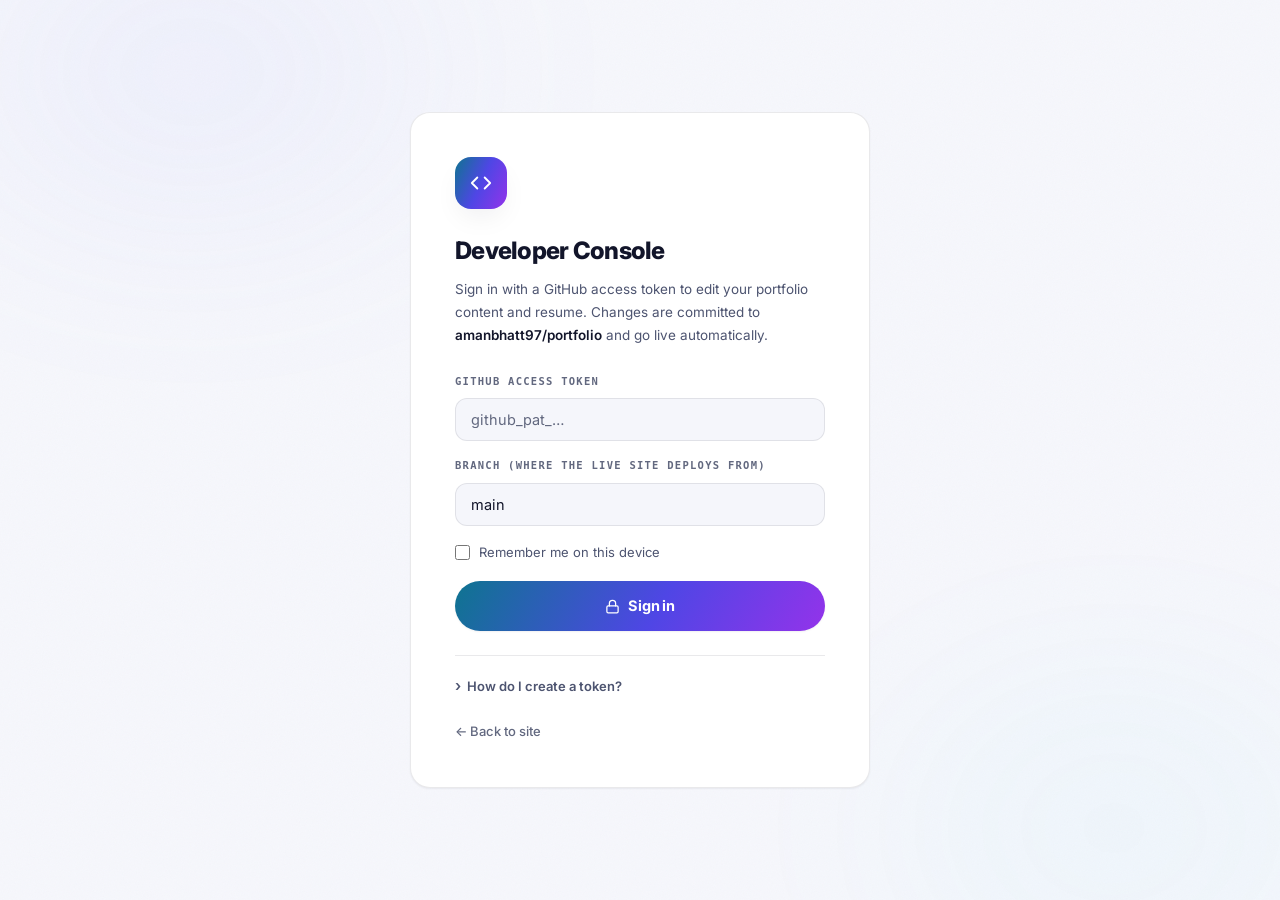
<file: admin.html>
<!DOCTYPE html>
<html lang="en" data-theme="dark">
<head>
<meta charset="UTF-8">
<meta name="viewport" content="width=device-width, initial-scale=1.0">
<title>Developer Console · Aman Bhatt</title>
<meta name="robots" content="noindex, nofollow">
<link rel="icon" type="image/png" href="images/portfolio-logo.png">
<link rel="preconnect" href="https://fonts.googleapis.com">
<link rel="preconnect" href="https://fonts.gstatic.com" crossorigin>
<link href="https://fonts.googleapis.com/css2?family=Inter:wght@400;500;600;700;800&display=swap" rel="stylesheet">
<link rel="stylesheet" href="assets/css/site.css?v=3">
<link rel="stylesheet" href="assets/css/admin.css?v=3">
</head>
<body>

<!-- SVG icon sprite -->
<svg xmlns="http://www.w3.org/2000/svg" style="display:none" aria-hidden="true">
  <defs>
    <symbol id="i-code" viewBox="0 0 24 24" fill="none" stroke="currentColor" stroke-width="2" stroke-linecap="round" stroke-linejoin="round"><polyline points="16 18 22 12 16 6"/><polyline points="8 6 2 12 8 18"/></symbol>
    <symbol id="i-zap" viewBox="0 0 24 24" fill="none" stroke="currentColor" stroke-width="2" stroke-linecap="round" stroke-linejoin="round"><polygon points="13 2 3 14 12 14 11 22 21 10 12 10 13 2"/></symbol>
    <symbol id="i-user" viewBox="0 0 24 24" fill="none" stroke="currentColor" stroke-width="2" stroke-linecap="round" stroke-linejoin="round"><path d="M19 21v-2a4 4 0 0 0-4-4H9a4 4 0 0 0-4 4v2"/><circle cx="12" cy="7" r="4"/></symbol>
    <symbol id="i-link" viewBox="0 0 24 24" fill="none" stroke="currentColor" stroke-width="2" stroke-linecap="round" stroke-linejoin="round"><path d="M10 13a5 5 0 0 0 7.54.54l3-3a5 5 0 0 0-7.07-7.07l-1.72 1.71"/><path d="M14 11a5 5 0 0 0-7.54.54l-3 3a5 5 0 0 0 7.07 7.07l1.71-1.71"/></symbol>
    <symbol id="i-layers" viewBox="0 0 24 24" fill="none" stroke="currentColor" stroke-width="2" stroke-linecap="round" stroke-linejoin="round"><path d="M12.83 2.18a2 2 0 0 0-1.66 0L2.6 6.08a1 1 0 0 0 0 1.83l8.58 3.91a2 2 0 0 0 1.66 0l8.58-3.9a1 1 0 0 0 0-1.83Z"/><path d="m22 17.65-9.17 4.16a2 2 0 0 1-1.66 0L2 17.65"/><path d="m22 12.65-9.17 4.16a2 2 0 0 1-1.66 0L2 12.65"/></symbol>
    <symbol id="i-briefcase" viewBox="0 0 24 24" fill="none" stroke="currentColor" stroke-width="2" stroke-linecap="round" stroke-linejoin="round"><path d="M16 20V4a2 2 0 0 0-2-2h-4a2 2 0 0 0-2 2v16"/><rect width="20" height="14" x="2" y="6" rx="2"/></symbol>
    <symbol id="i-folder" viewBox="0 0 24 24" fill="none" stroke="currentColor" stroke-width="2" stroke-linecap="round" stroke-linejoin="round"><path d="M20 20a2 2 0 0 0 2-2V8a2 2 0 0 0-2-2h-7.9a2 2 0 0 1-1.69-.9L9.6 3.9A2 2 0 0 0 7.93 3H4a2 2 0 0 0-2 2v13a2 2 0 0 0 2 2Z"/></symbol>
    <symbol id="i-send" viewBox="0 0 24 24" fill="none" stroke="currentColor" stroke-width="2" stroke-linecap="round" stroke-linejoin="round"><path d="m22 2-7 20-4-9-9-4Z"/><path d="M22 2 11 13"/></symbol>
    <symbol id="i-mail" viewBox="0 0 24 24" fill="none" stroke="currentColor" stroke-width="2" stroke-linecap="round" stroke-linejoin="round"><rect width="20" height="16" x="2" y="4" rx="2"/><path d="m22 7-8.97 5.7a1.94 1.94 0 0 1-2.06 0L2 7"/></symbol>
    <symbol id="i-globe" viewBox="0 0 24 24" fill="none" stroke="currentColor" stroke-width="2" stroke-linecap="round" stroke-linejoin="round"><circle cx="12" cy="12" r="10"/><path d="M2 12h20"/><path d="M12 2a15.3 15.3 0 0 1 4 10 15.3 15.3 0 0 1-4 10 15.3 15.3 0 0 1-4-10 15.3 15.3 0 0 1 4-10Z"/></symbol>
    <symbol id="i-info" viewBox="0 0 24 24" fill="none" stroke="currentColor" stroke-width="2" stroke-linecap="round" stroke-linejoin="round"><circle cx="12" cy="12" r="10"/><path d="M12 16v-4"/><path d="M12 8h.01"/></symbol>
    <symbol id="i-file" viewBox="0 0 24 24" fill="none" stroke="currentColor" stroke-width="2" stroke-linecap="round" stroke-linejoin="round"><path d="M15 2H6a2 2 0 0 0-2 2v16a2 2 0 0 0 2 2h12a2 2 0 0 0 2-2V7Z"/><path d="M14 2v4a2 2 0 0 0 2 2h4"/><path d="M10 9H8"/><path d="M16 13H8"/><path d="M16 17H8"/></symbol>
    <symbol id="i-upload" viewBox="0 0 24 24" fill="none" stroke="currentColor" stroke-width="2" stroke-linecap="round" stroke-linejoin="round"><path d="M21 15v4a2 2 0 0 1-2 2H5a2 2 0 0 1-2-2v-4"/><polyline points="17 8 12 3 7 8"/><line x1="12" x2="12" y1="3" y2="15"/></symbol>
    <symbol id="i-logout" viewBox="0 0 24 24" fill="none" stroke="currentColor" stroke-width="2" stroke-linecap="round" stroke-linejoin="round"><path d="M9 21H5a2 2 0 0 1-2-2V5a2 2 0 0 1 2-2h4"/><polyline points="16 17 21 12 16 7"/><line x1="21" x2="9" y1="12" y2="12"/></symbol>
    <symbol id="i-github" viewBox="0 0 24 24" fill="currentColor"><path d="M12 .297c-6.63 0-12 5.373-12 12 0 5.303 3.438 9.8 8.205 11.385.6.113.82-.258.82-.577 0-.285-.01-1.04-.015-2.04-3.338.724-4.042-1.61-4.042-1.61C4.422 18.07 3.633 17.7 3.633 17.7c-1.087-.744.084-.729.084-.729 1.205.084 1.838 1.236 1.838 1.236 1.07 1.835 2.809 1.305 3.495.998.108-.776.417-1.305.76-1.605-2.665-.3-5.466-1.332-5.466-5.93 0-1.31.465-2.38 1.235-3.22-.135-.303-.54-1.523.105-3.176 0 0 1.005-.322 3.3 1.23.96-.267 1.98-.399 3-.405 1.02.006 2.04.138 3 .405 2.28-1.552 3.285-1.23 3.285-1.23.645 1.653.24 2.873.12 3.176.765.84 1.23 1.91 1.23 3.22 0 4.61-2.805 5.625-5.475 5.92.42.36.81 1.096.81 2.22 0 1.606-.015 2.896-.015 3.286 0 .315.21.69.825.57C20.565 22.092 24 17.592 24 12.297c0-6.627-5.373-12-12-12"/></symbol>
    <symbol id="i-refresh" viewBox="0 0 24 24" fill="none" stroke="currentColor" stroke-width="2" stroke-linecap="round" stroke-linejoin="round"><path d="M21 12a9 9 0 1 1-9-9c2.52 0 4.93 1 6.74 2.74L21 8"/><path d="M21 3v5h-5"/></symbol>
    <symbol id="i-lock" viewBox="0 0 24 24" fill="none" stroke="currentColor" stroke-width="2" stroke-linecap="round" stroke-linejoin="round"><rect width="18" height="11" x="3" y="11" rx="2"/><path d="M7 11V7a5 5 0 0 1 10 0v4"/></symbol>
    <symbol id="i-check" viewBox="0 0 24 24" fill="none" stroke="currentColor" stroke-width="2" stroke-linecap="round" stroke-linejoin="round"><path d="M20 6 9 17l-5-5"/></symbol>
    <symbol id="i-x" viewBox="0 0 24 24" fill="none" stroke="currentColor" stroke-width="2" stroke-linecap="round" stroke-linejoin="round"><path d="M18 6 6 18"/><path d="m6 6 12 12"/></symbol>
    <symbol id="i-plus" viewBox="0 0 24 24" fill="none" stroke="currentColor" stroke-width="2" stroke-linecap="round" stroke-linejoin="round"><path d="M5 12h14"/><path d="M12 5v14"/></symbol>
    <symbol id="i-trash" viewBox="0 0 24 24" fill="none" stroke="currentColor" stroke-width="2" stroke-linecap="round" stroke-linejoin="round"><path d="M3 6h18"/><path d="M19 6v14a2 2 0 0 1-2 2H7a2 2 0 0 1-2-2V6"/><path d="M8 6V4a2 2 0 0 1 2-2h4a2 2 0 0 1 2 2v2"/></symbol>
    <symbol id="i-arrow-up" viewBox="0 0 24 24" fill="none" stroke="currentColor" stroke-width="2" stroke-linecap="round" stroke-linejoin="round"><path d="m5 12 7-7 7 7"/><path d="M12 19V5"/></symbol>
    <symbol id="i-arrow-down" viewBox="0 0 24 24" fill="none" stroke="currentColor" stroke-width="2" stroke-linecap="round" stroke-linejoin="round"><path d="M12 5v14"/><path d="m19 12-7 7-7-7"/></symbol>
    <symbol id="i-external" viewBox="0 0 24 24" fill="none" stroke="currentColor" stroke-width="2" stroke-linecap="round" stroke-linejoin="round"><path d="M15 3h6v6"/><path d="M10 14 21 3"/><path d="M18 13v6a2 2 0 0 1-2 2H5a2 2 0 0 1-2-2V8a2 2 0 0 1 2-2h6"/></symbol>
    <symbol id="i-moon" viewBox="0 0 24 24" fill="none" stroke="currentColor" stroke-width="2" stroke-linecap="round" stroke-linejoin="round"><path d="M12 3a6 6 0 0 0 9 9 9 9 0 1 1-9-9Z"/></symbol>
    <symbol id="i-sun" viewBox="0 0 24 24" fill="none" stroke="currentColor" stroke-width="2" stroke-linecap="round" stroke-linejoin="round"><circle cx="12" cy="12" r="4"/><path d="M12 2v2"/><path d="M12 20v2"/><path d="m4.93 4.93 1.41 1.41"/><path d="m17.66 17.66 1.41 1.41"/><path d="M2 12h2"/><path d="M20 12h2"/><path d="m6.34 17.66-1.41 1.41"/><path d="m19.07 4.93-1.41 1.41"/></symbol>
    <symbol id="i-smartphone" viewBox="0 0 24 24" fill="none" stroke="currentColor" stroke-width="2" stroke-linecap="round" stroke-linejoin="round"><rect width="14" height="20" x="5" y="2" rx="2" ry="2"/><path d="M12 18h.01"/></symbol>
    <symbol id="i-monitor" viewBox="0 0 24 24" fill="none" stroke="currentColor" stroke-width="2" stroke-linecap="round" stroke-linejoin="round"><rect width="20" height="14" x="2" y="3" rx="2"/><line x1="8" x2="16" y1="21" y2="21"/><line x1="12" x2="12" y1="17" y2="21"/></symbol>
    <symbol id="i-layout" viewBox="0 0 24 24" fill="none" stroke="currentColor" stroke-width="2" stroke-linecap="round" stroke-linejoin="round"><rect width="18" height="18" x="3" y="3" rx="2"/><path d="M14 3v18"/></symbol>
    <symbol id="i-eye" viewBox="0 0 24 24" fill="none" stroke="currentColor" stroke-width="2" stroke-linecap="round" stroke-linejoin="round"><path d="M2 12s3-7 10-7 10 7 10 7-3 7-10 7-10-7-10-7Z"/><circle cx="12" cy="12" r="3"/></symbol>
  </defs>
</svg>

<div class="atmosphere" aria-hidden="true">
  <div class="glow glow-1"></div>
  <div class="glow glow-2"></div>
</div>
<div class="grain" aria-hidden="true"></div>

<!-- ══ Login ═════════════════════════════════════════════════════════ -->
<div id="authView" class="auth-view">
  <div class="auth-card card">
    <div class="auth-logo"><svg class="ic"><use href="#i-code"/></svg></div>
    <h1>Developer Console</h1>
    <p class="auth-sub">Sign in with a GitHub access token to edit your portfolio content and resume. Changes are committed to <strong id="repoLabel">amanbhatt97/portfolio</strong> and go live automatically.</p>

    <form id="authForm">
      <div class="fg">
        <label for="tokenInput">GitHub access token</label>
        <input type="password" id="tokenInput" placeholder="github_pat_…" autocomplete="off" spellcheck="false" required>
      </div>
      <div class="fg">
        <label for="branchInput">Branch (where the live site deploys from)</label>
        <input type="text" id="branchInput" value="main" spellcheck="false">
      </div>
      <label class="remember">
        <input type="checkbox" id="rememberInput">
        <span>Remember me on this device</span>
      </label>
      <button type="submit" class="btn btn-fill" id="loginBtn" style="width:100%"><svg class="ic"><use href="#i-lock"/></svg> Sign in</button>
      <div id="authError" class="auth-error" role="alert"></div>
    </form>

    <details class="auth-help">
      <summary>How do I create a token?</summary>
      <ol>
        <li>Open <a href="https://github.com/settings/personal-access-tokens/new" target="_blank" rel="noopener">github.com → Settings → Fine-grained tokens <svg class="ic"><use href="#i-external"/></svg></a> (logged in as the repo owner).</li>
        <li>Name it <code>portfolio-admin</code> and pick an expiration (e.g. 1 year).</li>
        <li><strong>Repository access</strong> → <em>Only select repositories</em> → choose <code>portfolio</code>.</li>
        <li><strong>Permissions → Contents</strong> → <em>Read and write</em>.</li>
        <li>Generate, copy the token (<code>github_pat_…</code>) and paste it above.</li>
      </ol>
      <p class="auth-note"><svg class="ic"><use href="#i-lock"/></svg> This console is a static page — the token never leaves your browser except to call <code>api.github.com</code>. Anyone can open this page, but nothing can be changed without your token.</p>
    </details>

    <a class="auth-back" href="index.html">← Back to site</a>
  </div>
</div>

<!-- ══ Console ═══════════════════════════════════════════════════════ -->
<div id="appView" class="app-view" hidden>
  <header class="topbar">
    <div class="topbar-brand">
      <svg class="ic"><use href="#i-code"/></svg>
      <span>Developer Console</span>
    </div>
    <div class="topbar-status" id="dirtyStatus"><span class="dot"></span><span class="txt">All changes saved</span></div>
    <div class="topbar-actions">
      <button class="t-btn" id="themeBtn" aria-label="Toggle theme"><svg class="ic" id="themeIcon"><use href="#i-moon"/></svg></button>
      <button class="t-btn act hide-narrow" id="previewToggle" title="Toggle live preview" aria-label="Toggle live preview"><svg class="ic"><use href="#i-layout"/></svg></button>
      <a class="btn btn-out btn-sm" href="index.html" target="_blank" rel="noopener"><svg class="ic"><use href="#i-external"/></svg><span class="hide-sm"> View site</span></a>
      <button class="btn btn-fill btn-sm" id="saveBtn" disabled><svg class="ic"><use href="#i-check"/></svg> Save &amp; publish</button>
      <div class="avatar-box" id="avatarBox" title="">
        <img id="avatarImg" alt="GitHub avatar">
        <button class="t-btn" id="logoutBtn" aria-label="Sign out" title="Sign out"><svg class="ic"><use href="#i-logout"/></svg></button>
      </div>
    </div>
  </header>

  <div id="draftBanner" class="draft-banner" hidden>
    <svg class="ic"><use href="#i-info"/></svg>
    <span>Restored an unsaved draft from this browser. <strong>Save &amp; publish</strong> to make it live, or</span>
    <button id="discardDraftBtn">discard the draft</button>
  </div>

  <div class="app-body">
    <aside class="sidebar" id="sidebar"></aside>
    <main class="panel-wrap">
      <div class="panel" id="panel"></div>
    </main>
    <section class="preview-wrap" id="previewWrap" aria-label="Live preview">
      <div class="preview-head">
        <span class="preview-title"><span class="live-dot"></span> Live preview</span>
        <span class="preview-sec" id="previewSec"></span>
        <div class="preview-actions">
          <button class="t-btn" id="previewDevice" title="Switch to mobile width" aria-label="Toggle device width"><svg class="ic"><use href="#i-smartphone"/></svg></button>
          <button class="t-btn" id="previewReload" title="Reload preview" aria-label="Reload preview"><svg class="ic"><use href="#i-refresh"/></svg></button>
          <a class="t-btn" id="previewOpen" href="index.html" target="_blank" rel="noopener" title="Open site in a new tab" aria-label="Open in new tab"><svg class="ic"><use href="#i-external"/></svg></a>
        </div>
      </div>
      <div class="preview-stage" id="previewStage">
        <iframe id="previewFrame" class="preview-frame" title="Live preview of your site" src="index.html?preview=1&amp;lang=en" loading="lazy"></iframe>
      </div>
    </section>
  </div>
</div>

<div class="toasts" id="toasts"></div>

<script src="assets/js/admin.js?v=3" defer></script>
</body>
</html>
</file>
<file: assets/css/site.css>
/* ════════════════════════════════════════════════════════════════════
   Aman Bhatt · Portfolio — site styles
   Design system: deep-space surfaces, hairline neon borders, one
   cyan→indigo→fuchsia accent gradient, mono HUD labels, glass cards,
   a single easing curve for all motion.
   ════════════════════════════════════════════════════════════════════ */

*,*::before,*::after{margin:0;padding:0;box-sizing:border-box}
img{display:block;max-width:100%}
button{font:inherit;color:inherit;cursor:pointer;border:none;background:none}
a{text-decoration:none;color:inherit}
ul{list-style:none}

/* ── Tokens ─────────────────────────────────────────────────────────── */
:root{
  --ease:cubic-bezier(.22,1,.36,1);
  --ease-io:cubic-bezier(.65,.05,.36,1);
  --font:'Inter',-apple-system,BlinkMacSystemFont,'Segoe UI',sans-serif;
  --font-d:'Space Grotesk',var(--font);
  --font-m:'JetBrains Mono','SF Mono',ui-monospace,monospace;
  --r-sm:10px;--r-md:16px;--r-lg:20px;--r-xl:26px;
  --nav-h:68px;
  --violet:#8b5cf6;--cyan:#22d3ee;--green:#34d399;--amber:#fbbf24;--pink:#f472b6;
}
[data-theme="dark"]{
  color-scheme:dark;
  --bg:#05060b;
  --bg-elev:#0b0d16;
  --t1:#eef1fb;
  --t2:#a3abc2;
  --t3:#8891ad;
  --line:rgba(140,160,255,.10);
  --line2:rgba(140,160,255,.22);
  --surf:rgba(140,160,255,.045);
  --surf2:rgba(140,160,255,.08);
  --acc:#8b9dff;
  --acc-c:#22d3ee;
  --grd:linear-gradient(115deg,#67e8f9 0%,#818cf8 45%,#c084fc 100%);
  --btn-grd:linear-gradient(120deg,#22d3ee 0%,#818cf8 55%,#c084fc 100%);
  --btn-fg:#04060d;
  --nav-bg:rgba(5,6,11,.66);
  --grid-c:rgba(140,160,255,.07);
  --shadow-sm:0 1px 2px rgba(0,0,0,.45);
  --shadow-md:0 12px 32px -8px rgba(0,0,0,.55);
  --shadow-lg:0 24px 64px -16px rgba(0,0,0,.65);
  --glow-line:rgba(34,211,238,.28);
  --glow-soft:0 0 28px -4px rgba(34,211,238,.22),0 0 60px -12px rgba(129,140,248,.25);
  --glow-op:.55;
  --logo-filter:grayscale(1) brightness(1.5) opacity(.55);
}
[data-theme="light"]{
  color-scheme:light;
  --bg:#f6f7fc;
  --bg-elev:#ffffff;
  --t1:#12152a;
  --t2:#4d5470;
  --t3:#62687f;
  --line:rgba(18,21,42,.09);
  --line2:rgba(18,21,42,.17);
  --surf:#ffffff;
  --surf2:rgba(80,90,180,.055);
  --acc:#4f46e5;
  --acc-c:#0e7490;
  --grd:linear-gradient(115deg,#0e7490 0%,#4f46e5 50%,#9333ea 100%);
  --btn-grd:linear-gradient(120deg,#0e7490 0%,#4f46e5 55%,#9333ea 100%);
  --btn-fg:#ffffff;
  --nav-bg:rgba(246,247,252,.74);
  --grid-c:rgba(18,21,42,.05);
  --shadow-sm:0 1px 2px rgba(18,21,42,.06);
  --shadow-md:0 12px 32px -12px rgba(18,21,42,.14);
  --shadow-lg:0 24px 64px -24px rgba(18,21,42,.18);
  --glow-line:rgba(79,70,229,.30);
  --glow-soft:0 10px 34px -10px rgba(79,70,229,.22);
  --glow-op:.34;
  --logo-filter:grayscale(1) opacity(.55);
}

/* ── Base ───────────────────────────────────────────────────────────── */
html{
  -webkit-text-size-adjust:100%;
  scroll-behavior:smooth;
  scroll-padding-top:calc(var(--nav-h) + 20px);
}
body{
  background:var(--bg);color:var(--t1);
  font-family:var(--font);font-size:16px;line-height:1.65;
  overflow-x:hidden;
  -webkit-font-smoothing:antialiased;
  -webkit-tap-highlight-color:transparent;
  transition:background .45s var(--ease),color .45s var(--ease);
}
::selection{background:rgba(34,211,238,.3)}
[data-theme="light"] ::selection{background:rgba(79,70,229,.22)}
::-webkit-scrollbar{width:10px}
::-webkit-scrollbar-track{background:transparent}
::-webkit-scrollbar-thumb{background:var(--line2);border-radius:8px;border:3px solid var(--bg)}
::-webkit-scrollbar-thumb:hover{background:var(--acc)}
:focus-visible{outline:2px solid var(--acc-c);outline-offset:3px;border-radius:4px}

.skip-link{
  position:fixed;top:10px;left:10px;z-index:999;
  padding:10px 18px;border-radius:10px;background:var(--btn-grd);color:var(--btn-fg);
  font-size:13px;font-weight:600;transform:translateY(-200%);transition:transform .3s var(--ease);
}
.skip-link:focus{transform:none}

/* Icons */
.ic{width:1em;height:1em;flex-shrink:0;display:inline-block;vertical-align:-.125em}

/* ── Atmosphere (fixed, behind everything) ──────────────────────────── */
.atmosphere{position:fixed;inset:0;z-index:0;pointer-events:none;overflow:hidden}
#stars{position:absolute;inset:0;width:100%;height:100%}
.glow{position:absolute;border-radius:50%;filter:blur(110px);opacity:var(--glow-op);will-change:transform}
.glow-1{width:58vw;height:48vh;left:-14%;top:-16%;background:radial-gradient(ellipse,rgba(129,140,248,.34),transparent 65%);animation:drift1 26s var(--ease-io) infinite}
.glow-2{width:50vw;height:44vh;right:-12%;bottom:-14%;background:radial-gradient(ellipse,rgba(34,211,238,.22),transparent 65%);animation:drift2 32s var(--ease-io) infinite}
@keyframes drift1{0%,100%{transform:translate(0,0)}50%{transform:translate(4vw,3vh)}}
@keyframes drift2{0%,100%{transform:translate(0,0)}50%{transform:translate(-4vw,-4vh)}}
.grid-overlay{
  position:absolute;inset:0;
  background-image:
    linear-gradient(var(--grid-c) 1px,transparent 1px),
    linear-gradient(90deg,var(--grid-c) 1px,transparent 1px);
  background-size:56px 56px;
  -webkit-mask-image:radial-gradient(ellipse 95% 70% at 50% 0%,#000 0%,transparent 74%);
  mask-image:radial-gradient(ellipse 95% 70% at 50% 0%,#000 0%,transparent 74%);
}
.grain{
  position:fixed;inset:0;z-index:1;pointer-events:none;opacity:.05;
  background-image:url("data:image/svg+xml,%3Csvg viewBox='0 0 256 256' xmlns='http://www.w3.org/2000/svg'%3E%3Cfilter id='n'%3E%3CfeTurbulence type='fractalNoise' baseFrequency='0.85' numOctaves='3' stitchTiles='stitch'/%3E%3C/filter%3E%3Crect width='100%25' height='100%25' filter='url(%23n)'/%3E%3C/svg%3E");
  background-size:256px 256px;
}
[data-theme="light"] .grain{opacity:.03}

/* Cursor aura (follows the pointer; mounted by JS on fine pointers) */
.cursor-glow{
  position:fixed;left:0;top:0;z-index:2;
  width:560px;height:560px;margin:-280px 0 0 -280px;border-radius:50%;
  pointer-events:none;opacity:0;transition:opacity .8s var(--ease);
  background:radial-gradient(circle,rgba(129,140,248,.11),rgba(34,211,238,.05) 42%,transparent 66%);
  will-change:transform;
}
.cursor-glow.on{opacity:1}
[data-theme="light"] .cursor-glow{background:radial-gradient(circle,rgba(79,70,229,.07),transparent 62%)}

/* ── Scroll progress ────────────────────────────────────────────────── */
#pbar{
  position:fixed;top:0;left:0;right:0;height:2px;z-index:500;
  background:var(--grd);transform:scaleX(0);transform-origin:left;
  box-shadow:0 0 12px var(--glow-line);
}

/* ── Nav ────────────────────────────────────────────────────────────── */
.site-nav{
  position:fixed;top:0;left:0;right:0;z-index:300;height:var(--nav-h);
  display:flex;align-items:center;
  background:transparent;border-bottom:1px solid transparent;
  transition:background .4s var(--ease),border-color .4s var(--ease),transform .45s var(--ease);
}
.site-nav.scrolled{
  background:var(--nav-bg);
  backdrop-filter:blur(20px) saturate(170%);
  -webkit-backdrop-filter:blur(20px) saturate(170%);
  border-bottom-color:var(--line);
}
.site-nav.hidden{transform:translateY(-100%)}
.nav-inner{
  width:100%;max-width:1140px;margin:0 auto;padding:0 clamp(20px,4vw,48px);
  display:flex;align-items:center;justify-content:space-between;gap:16px;
}
.nav-logo{font-family:var(--font-d);font-weight:700;font-size:17.5px;letter-spacing:-.03em;white-space:nowrap}
.nav-logo span{background:var(--grd);-webkit-background-clip:text;background-clip:text;-webkit-text-fill-color:transparent}
.nav-links{display:flex;gap:4px}
.nav-links a{
  font-size:13.5px;font-weight:500;color:var(--t2);
  padding:7px 13px;border-radius:99px;
  transition:color .2s var(--ease),background .2s var(--ease),text-shadow .2s;
}
.nav-links a:hover{color:var(--t1)}
.nav-links a.act{color:var(--t1);background:var(--surf2);box-shadow:inset 0 0 0 1px var(--line)}
.nav-right{display:flex;align-items:center;gap:10px}
.t-btn{
  width:36px;height:36px;border-radius:99px;
  border:1px solid var(--line);background:var(--surf);
  color:var(--t2);font-size:14px;
  display:flex;align-items:center;justify-content:center;
  transition:color .2s var(--ease),border-color .2s var(--ease),transform .2s var(--ease),box-shadow .25s var(--ease);
}
.t-btn:hover{color:var(--acc-c);border-color:var(--line2);transform:rotate(12deg);box-shadow:0 0 14px -4px var(--glow-line)}
.t-btn:active{transform:scale(.92)}
/* Language switch (EN / DE) */
.lang-switch{
  display:flex;align-items:center;gap:2px;
  padding:3px 3px 3px 9px;border-radius:99px;
  border:1px solid var(--line);background:var(--surf);
}
.lang-switch .lang-ic{font-size:13px;color:var(--t3,var(--t2));margin-right:3px;flex:none}
.lang-switch button{
  padding:5px 9px;border-radius:99px;background:none;border:0;
  font-family:inherit;font-size:11.5px;font-weight:700;letter-spacing:.04em;
  color:var(--t2);cursor:pointer;
  transition:color .2s var(--ease),background .2s var(--ease);
}
.lang-switch button:hover{color:var(--t1)}
.lang-switch button.on{
  color:var(--btn-fg);background:var(--btn-grd);
  box-shadow:0 0 14px -6px var(--glow-line);
}
.nav-cta{
  padding:9px 19px;border-radius:99px;background:var(--btn-grd);color:var(--btn-fg);
  font-size:13.5px;font-weight:700;
  transition:transform .25s var(--ease),box-shadow .25s var(--ease),filter .25s;
}
.nav-cta:hover{transform:translateY(-1px);box-shadow:var(--glow-soft);filter:brightness(1.08)}
.nav-cta:active{transform:scale(.97)}
.hbg{display:none;flex-direction:column;justify-content:center;gap:5px;width:40px;height:40px;align-items:center}
.hbg span{display:block;width:18px;height:1.6px;background:var(--t1);border-radius:2px;transition:transform .35s var(--ease),opacity .25s}
.hbg.op span:nth-child(1){transform:translateY(6.6px) rotate(45deg)}
.hbg.op span:nth-child(2){opacity:0}
.hbg.op span:nth-child(3){transform:translateY(-6.6px) rotate(-45deg)}

/* Mobile menu */
.mob-drop{
  position:fixed;top:var(--nav-h);left:0;right:0;z-index:290;
  background:var(--nav-bg);backdrop-filter:blur(24px) saturate(170%);-webkit-backdrop-filter:blur(24px) saturate(170%);
  border-bottom:1px solid var(--line);
  padding:10px 20px 18px;display:flex;flex-direction:column;gap:2px;
  opacity:0;transform:translateY(-8px);pointer-events:none;visibility:hidden;
  transition:opacity .3s var(--ease),transform .3s var(--ease),visibility .3s;
}
.mob-drop.op{opacity:1;transform:none;pointer-events:auto;visibility:visible}
.mob-drop a{
  padding:13px 14px;border-radius:12px;color:var(--t2);font-size:15px;font-weight:500;
  transition:color .2s,background .2s;
}
.mob-drop a:hover{color:var(--t1);background:var(--surf2)}
.mob-drop .mob-cta{
  margin-top:10px;padding:14px;border-radius:14px;text-align:center;
  background:var(--btn-grd);color:var(--btn-fg);font-weight:700;font-size:14.5px;
  display:flex;align-items:center;justify-content:center;gap:8px;
}
.mob-lang{display:flex;gap:8px;margin-top:12px}
.mob-lang button{
  flex:1;padding:12px;border-radius:12px;
  border:1px solid var(--line);background:var(--surf);
  font-family:inherit;font-size:14px;font-weight:700;letter-spacing:.04em;
  color:var(--t2);cursor:pointer;
  transition:color .2s var(--ease),background .2s var(--ease),border-color .2s var(--ease);
}
.mob-lang button.on{color:var(--btn-fg);background:var(--btn-grd);border-color:transparent}

/* ── Layout & typography ────────────────────────────────────────────── */
main{position:relative;z-index:10;counter-reset:sect}
.wrap{max-width:1140px;margin:0 auto;padding:0 clamp(20px,4vw,48px)}
.sect{padding:clamp(88px,10vw,140px) 0;position:relative}
.sect+.sect{border-top:1px solid var(--line)}
.sect:has(.sect-lbl){counter-increment:sect}
.sect-lbl{
  display:flex;align-items:center;gap:12px;margin-bottom:18px;
  font-family:var(--font-m);font-size:11px;font-weight:500;
  letter-spacing:.22em;text-transform:uppercase;color:var(--t3);
}
.sect-lbl::before{content:"0" counter(sect);font-weight:600;letter-spacing:.06em;color:var(--acc-c)}
.sect-lbl::after{content:'';flex:0 0 36px;height:1px;background:linear-gradient(90deg,var(--line2),transparent)}
.h2{
  font-family:var(--font-d);font-size:clamp(30px,4vw,46px);font-weight:700;
  letter-spacing:-.03em;line-height:1.08;margin-bottom:14px;
  text-wrap:balance;
}
.sect-sub{color:var(--t2);font-size:clamp(15px,1.6vw,17px);max-width:560px}
.grd-txt{
  background:var(--grd);background-size:170% 170%;
  -webkit-background-clip:text;background-clip:text;-webkit-text-fill-color:transparent;
  animation:grdShift 9s var(--ease-io) infinite;
}
@keyframes grdShift{0%,100%{background-position:0% 40%}50%{background-position:100% 60%}}
[data-theme="dark"] .grd-txt{filter:drop-shadow(0 0 20px rgba(129,140,248,.3))}

/* Buttons */
.btn{
  display:inline-flex;align-items:center;justify-content:center;gap:8px;
  padding:13px 26px;border-radius:99px;font-size:14.5px;font-weight:600;
  min-height:46px;letter-spacing:-.01em;white-space:nowrap;
  transition:transform .25s var(--ease),box-shadow .25s var(--ease),background .2s,border-color .2s,color .2s,filter .25s;
}
.btn:active{transform:scale(.97)}
.btn .ic{font-size:15px}
.btn-fill{background:var(--btn-grd);color:var(--btn-fg);font-weight:700;box-shadow:var(--shadow-sm)}
.btn-fill:hover{transform:translateY(-2px);box-shadow:var(--glow-soft);filter:brightness(1.08)}
.btn-out{background:var(--surf);color:var(--t1);border:1px solid var(--line2)}
.btn-out:hover{transform:translateY(-2px);border-color:var(--glow-line);color:var(--acc-c);box-shadow:0 0 20px -6px var(--glow-line)}

/* Chips */
.chip{
  display:inline-flex;align-items:center;gap:5px;
  padding:5px 12px;border-radius:99px;
  font-family:var(--font-m);font-size:11px;font-weight:500;letter-spacing:.02em;
  background:var(--surf2);border:1px solid var(--line);color:var(--t2);
  transition:color .2s,border-color .2s;
}
.chip:hover{color:var(--t1);border-color:var(--glow-line)}
.chip .ic{font-size:11px;color:var(--acc-c)}

/* Cards */
.card{
  background:var(--surf);border:1px solid var(--line);border-radius:var(--r-lg);
  box-shadow:var(--shadow-sm);position:relative;
  transition:transform .35s var(--ease),border-color .35s var(--ease),box-shadow .35s var(--ease);
}
.card::after{
  content:'';position:absolute;top:0;left:8%;right:8%;height:1px;pointer-events:none;
  background:linear-gradient(90deg,transparent,rgba(140,160,255,.28),transparent);
  opacity:.7;
}
[data-theme="light"] .card::after{display:none}
.card:hover{border-color:var(--line2);box-shadow:var(--shadow-md),0 0 32px -10px var(--glow-line)}

/* Spotlight (cursor-following radial light on cards) */
.spot{--mx:50%;--my:50%;position:relative;overflow:hidden}
.spot::before{
  content:'';position:absolute;inset:0;z-index:0;border-radius:inherit;pointer-events:none;
  background:radial-gradient(480px circle at var(--mx) var(--my),rgba(34,211,238,.08),transparent 55%);
  opacity:0;transition:opacity .45s var(--ease);
}
[data-theme="light"] .spot::before{background:radial-gradient(480px circle at var(--mx) var(--my),rgba(79,70,229,.06),transparent 55%)}
.spot:hover::before{opacity:1}
.spot>*{position:relative;z-index:1}

/* HUD corner brackets (decorative) */
.hud-corners{position:absolute;inset:-13px;pointer-events:none;z-index:2}
.hud-corners i{position:absolute;width:16px;height:16px;border:1.5px solid var(--acc-c);opacity:.65}
.hud-corners i:nth-child(1){top:0;left:0;border-right:0;border-bottom:0;border-top-left-radius:4px}
.hud-corners i:nth-child(2){top:0;right:0;border-left:0;border-bottom:0;border-top-right-radius:4px}
.hud-corners i:nth-child(3){bottom:0;left:0;border-right:0;border-top:0;border-bottom-left-radius:4px}
.hud-corners i:nth-child(4){bottom:0;right:0;border-left:0;border-top:0;border-bottom-right-radius:4px}

/* Reveal-on-scroll (classes are applied by JS; without JS nothing hides) */
.reveal{opacity:0;transform:translateY(26px);filter:blur(6px);
  transition:opacity .8s var(--ease),transform .8s var(--ease),filter .8s var(--ease);
  transition-delay:var(--rd,0s);
  will-change:opacity,transform,filter;
}
.reveal.on{opacity:1;transform:none;filter:none}

/* ── Hero ───────────────────────────────────────────────────────────── */
.hero{
  min-height:100svh;display:flex;align-items:center;
  padding:calc(var(--nav-h) + clamp(48px,7vw,84px)) 0 clamp(56px,7vw,96px);
}
.hero-grid{display:grid;grid-template-columns:1.18fr .82fr;gap:clamp(48px,6vw,92px);align-items:center}

/* entrance animation (CSS-only, plays on load) */
.hi{opacity:0;transform:translateY(28px);animation:rise .9s var(--ease) forwards;animation-delay:var(--hd,0s)}
@keyframes rise{to{opacity:1;transform:none}}

.hero-avail{
  display:inline-flex;align-items:center;gap:9px;margin-bottom:28px;
  padding:8px 16px;border-radius:99px;
  background:var(--surf);border:1px solid var(--line);
  font-family:var(--font-m);font-size:11px;font-weight:500;letter-spacing:.02em;
  color:var(--t2);box-shadow:var(--shadow-sm);
}
.avail-dot{width:7px;height:7px;border-radius:50%;background:var(--green);flex-shrink:0;position:relative;box-shadow:0 0 8px rgba(52,211,153,.8)}
.avail-dot::after{
  content:'';position:absolute;inset:-4px;border-radius:50%;
  border:1.5px solid var(--green);opacity:0;
  animation:ping 2.6s var(--ease) infinite;
}
@keyframes ping{0%{transform:scale(.4);opacity:.9}70%,100%{transform:scale(1.3);opacity:0}}
.hero h1{
  font-family:var(--font-d);font-size:clamp(56px,8.5vw,104px);font-weight:700;
  line-height:.96;letter-spacing:-.04em;margin-bottom:22px;
}
.hero-role{
  font-family:var(--font-m);font-size:clamp(15px,1.9vw,19px);font-weight:500;color:var(--t2);
  letter-spacing:-.01em;min-height:1.6em;margin-bottom:22px;
}
.hero-role::before{content:'> ';color:var(--acc-c);font-weight:600}
.cursor{
  display:inline-block;width:.55em;height:1.05em;background:var(--acc-c);
  margin-left:4px;vertical-align:-.16em;border-radius:2px;opacity:.85;
  box-shadow:0 0 10px var(--glow-line);
  animation:blink 1.1s step-end infinite;
}
@keyframes blink{0%,100%{opacity:.85}50%{opacity:0}}
.hero-bio{
  font-size:clamp(15px,1.6vw,16.5px);color:var(--t2);line-height:1.8;
  max-width:540px;margin-bottom:38px;
}
.hero-stats{display:flex;gap:clamp(26px,3.5vw,44px);margin-bottom:40px;flex-wrap:wrap}
.hst{position:relative;padding-left:18px}
.hst::before{content:'';position:absolute;left:0;top:3px;bottom:3px;width:2px;border-radius:2px;background:var(--grd);box-shadow:0 0 10px var(--glow-line)}
.hst-n{
  font-family:var(--font-d);font-weight:700;font-size:clamp(24px,3vw,34px);line-height:1.05;letter-spacing:-.02em;
  margin-bottom:4px;font-variant-numeric:tabular-nums;
}
.hst-l{font-family:var(--font-m);font-size:10.5px;color:var(--t3);font-weight:500;letter-spacing:.08em;text-transform:uppercase}
.hero-btns{display:flex;flex-wrap:wrap;gap:12px;margin-bottom:34px}
.hero-socs{display:flex;gap:10px}
.soc{
  display:flex;align-items:center;justify-content:center;
  width:44px;height:44px;border-radius:99px;
  background:var(--surf);border:1px solid var(--line);
  color:var(--t2);font-size:16px;
  transition:color .25s var(--ease),border-color .25s var(--ease),transform .25s var(--ease),box-shadow .25s var(--ease);
}
.soc:hover{color:var(--acc-c);border-color:var(--glow-line);transform:translateY(-3px);box-shadow:0 0 18px -5px var(--glow-line)}

/* Hero photo */
.hero-photo{position:relative;display:flex;justify-content:center;perspective:1200px}
.photo-glow{
  position:absolute;inset:8% 4%;border-radius:40px;filter:blur(56px);opacity:.5;z-index:0;
  background:var(--grd);
  animation:breathe 7s var(--ease-io) infinite;
}
[data-theme="light"] .photo-glow{opacity:.22}
@keyframes breathe{0%,100%{opacity:.5;transform:scale(1)}50%{opacity:.32;transform:scale(.97)}}
[data-theme="light"] .photo-glow{animation:none}
.photo-tilt{position:relative;z-index:1;will-change:transform}
@property --ba{syntax:'<angle>';initial-value:0deg;inherits:false}
.photo-frame{
  --ba:0deg;
  position:relative;border-radius:var(--r-xl);overflow:hidden;
  border:1px solid transparent;
  background:
    linear-gradient(var(--bg-elev),var(--bg-elev)) padding-box,
    conic-gradient(from var(--ba),
      rgba(103,232,249,0) 0deg,rgba(103,232,249,.9) 40deg,rgba(129,140,248,.45) 110deg,
      rgba(129,140,248,.12) 180deg,rgba(192,132,252,.7) 250deg,rgba(103,232,249,0) 320deg) border-box;
  box-shadow:var(--shadow-lg);
  animation:borderSpin 8s linear infinite;
}
@keyframes borderSpin{from{--ba:0deg}to{--ba:360deg}}
.photo-frame img{
  width:clamp(280px,30vw,400px);height:clamp(360px,42vw,480px);
  object-fit:cover;object-position:center top;
}
.photo-scan{
  position:absolute;left:0;right:0;height:34%;top:-40%;pointer-events:none;
  background:linear-gradient(to bottom,transparent,rgba(103,232,249,.07) 42%,rgba(103,232,249,.28) 50%,rgba(103,232,249,.07) 58%,transparent);
  mix-blend-mode:screen;
  animation:scan 6s var(--ease-io) infinite;
}
[data-theme="light"] .photo-scan{opacity:.5}
@keyframes scan{0%,12%{top:-40%}62%,100%{top:120%}}
.photo-fade{
  position:absolute;left:0;right:0;bottom:0;height:45%;pointer-events:none;
  background:linear-gradient(to top,rgba(5,6,11,.85),transparent);
}
[data-theme="light"] .photo-fade{background:linear-gradient(to top,rgba(18,21,42,.55),transparent)}
.photo-stats{position:absolute;left:12px;right:12px;bottom:12px;display:flex;gap:8px}
.pst{
  flex:1;padding:11px 8px;border-radius:14px;text-align:center;
  background:rgba(8,10,18,.78);
  backdrop-filter:blur(16px);-webkit-backdrop-filter:blur(16px);
  border:1px solid rgba(140,160,255,.22);
}
.pst-v{font-family:var(--font-d);font-weight:700;font-size:16.5px;line-height:1;letter-spacing:-.01em;color:#fff;margin-bottom:4px}
.pst-l{font-family:var(--font-m);font-size:8.5px;font-weight:500;letter-spacing:.12em;text-transform:uppercase;color:rgba(220,230,255,.78)}

/* ── About ──────────────────────────────────────────────────────────── */
.about-grid{display:grid;grid-template-columns:.9fr 1.1fr;gap:clamp(44px,6vw,88px);align-items:center}
.about-img{
  position:relative;border-radius:var(--r-xl);overflow:hidden;
  box-shadow:0 0 0 1px var(--line),var(--shadow-lg);
}
.about-img img{width:100%;height:clamp(320px,36vw,460px);object-fit:cover;transition:transform 1s var(--ease)}
.about-img:hover img{transform:scale(1.045)}
.about-img-strip{
  position:absolute;left:0;right:0;bottom:0;padding:28px 16px 16px;
  display:flex;gap:8px;flex-wrap:wrap;pointer-events:none;
  background:linear-gradient(to top,rgba(5,6,11,.8),transparent);
}
.about-img-strip .chip{background:rgba(8,10,18,.6);border-color:rgba(140,160,255,.25);color:#fff;backdrop-filter:blur(12px)}
.about-txt p{color:var(--t2);font-size:15.5px;line-height:1.85;margin-bottom:16px}
.about-chips{display:flex;flex-wrap:wrap;gap:8px;margin:24px 0 32px}
.about-btns{display:flex;flex-wrap:wrap;gap:12px}

/* ── Skills ─────────────────────────────────────────────────────────── */
.skills-head{display:grid;grid-template-columns:1fr auto;gap:24px;align-items:end;margin-bottom:56px}
.sk-grid{display:grid;grid-template-columns:repeat(2,1fr);gap:clamp(14px,2vw,20px)}
.sk-card{padding:clamp(24px,3vw,34px)}
.sk-head{display:flex;align-items:center;gap:14px;margin-bottom:20px}
.sk-ico{
  width:42px;height:42px;border-radius:13px;flex-shrink:0;
  display:flex;align-items:center;justify-content:center;font-size:18px;
  border:1px solid var(--line);
}
.sk-ico.violet{color:#a78bfa;background:rgba(139,92,246,.1);box-shadow:0 0 18px -6px rgba(139,92,246,.5)}
.sk-ico.cyan{color:var(--cyan);background:rgba(34,211,238,.09);box-shadow:0 0 18px -6px rgba(34,211,238,.5)}
.sk-ico.green{color:var(--green);background:rgba(52,211,153,.09);box-shadow:0 0 18px -6px rgba(52,211,153,.5)}
.sk-ico.amber{color:var(--amber);background:rgba(251,191,36,.09);box-shadow:0 0 18px -6px rgba(251,191,36,.5)}
.sk-ico.pink{color:var(--pink);background:rgba(244,114,182,.09);box-shadow:0 0 18px -6px rgba(244,114,182,.5)}
[data-theme="light"] .sk-ico{box-shadow:none}
[data-theme="light"] .sk-ico.violet{color:#7c3aed}
[data-theme="light"] .sk-ico.cyan{color:#0891b2}
[data-theme="light"] .sk-ico.green{color:#059669}
[data-theme="light"] .sk-ico.amber{color:#d97706}
[data-theme="light"] .sk-ico.pink{color:#db2777}
.sk-title{font-family:var(--font-d);font-weight:600;font-size:16.5px;letter-spacing:-.01em}
.sk-pills{display:flex;flex-wrap:wrap;gap:7px}
.sk-pill{
  display:inline-flex;padding:6px 12px;border-radius:99px;
  font-family:var(--font-m);font-size:11.5px;font-weight:500;letter-spacing:.01em;
  background:var(--surf2);border:1px solid var(--line);color:var(--t2);cursor:default;
  transition:color .2s,border-color .2s,transform .2s var(--ease),box-shadow .25s var(--ease);
}
.sk-pill:hover{color:var(--acc-c);border-color:var(--glow-line);transform:translateY(-1px);box-shadow:0 0 12px -4px var(--glow-line)}

/* Logo marquee */
.marquee{
  margin-top:64px;position:relative;overflow:hidden;
  -webkit-mask-image:linear-gradient(90deg,transparent,#000 12%,#000 88%,transparent);
  mask-image:linear-gradient(90deg,transparent,#000 12%,#000 88%,transparent);
}
.marquee-track{display:flex;gap:14px;width:max-content;animation:marquee 46s linear infinite}
.marquee:hover .marquee-track{animation-play-state:paused}
@keyframes marquee{to{transform:translateX(-50%)}}
.logo-item{
  display:flex;flex-direction:column;align-items:center;gap:9px;
  padding:18px 14px;border-radius:var(--r-md);width:96px;flex-shrink:0;
  background:var(--surf);border:1px solid var(--line);
  transition:border-color .3s var(--ease),transform .3s var(--ease),box-shadow .3s var(--ease);
}
.logo-item:hover{border-color:var(--glow-line);transform:translateY(-4px);box-shadow:0 0 18px -6px var(--glow-line)}
.logo-item img{width:32px;height:32px;object-fit:contain;filter:var(--logo-filter);transition:filter .3s var(--ease)}
.logo-item:hover img{filter:none}
.logo-item span{font-family:var(--font-m);font-size:10px;font-weight:500;color:var(--t3);text-align:center;line-height:1.3}

/* ── Experience ─────────────────────────────────────────────────────── */
.exp-head{margin-bottom:60px}
.timeline{position:relative;padding-left:clamp(30px,4vw,46px);max-width:860px}
.timeline::before{
  content:'';position:absolute;left:7px;top:10px;bottom:10px;width:1px;
  background:linear-gradient(to bottom,var(--acc-c),var(--acc) 45%,var(--line) 80%,transparent);
  opacity:.5;
}
.ti{position:relative;margin-bottom:22px}
.ti:last-child{margin-bottom:0}
.ti-dot{
  position:absolute;left:calc(-1*clamp(30px,4vw,46px) + 2px);top:24px;
  width:11px;height:11px;border-radius:50%;
  background:var(--t3);border:2.5px solid var(--bg);
  box-shadow:0 0 0 1px var(--line2);
}
.ti.current .ti-dot{background:var(--acc-c);box-shadow:0 0 0 4px rgba(34,211,238,.16),0 0 14px rgba(34,211,238,.6)}
[data-theme="light"] .ti.current .ti-dot{box-shadow:0 0 0 4px rgba(14,116,144,.15)}
.ti.edu .ti-dot{background:var(--violet)}
.ti-card{padding:clamp(24px,3vw,32px)}
.ti-top{display:flex;justify-content:space-between;align-items:flex-start;gap:14px;margin-bottom:8px;flex-wrap:wrap}
.ti-role{font-family:var(--font-d);font-weight:600;font-size:17.5px;letter-spacing:-.01em;margin-bottom:4px}
.ti-co{font-size:13.5px;font-weight:600;color:var(--acc)}
.ti.edu .ti-co{color:#a78bfa}
[data-theme="light"] .ti.edu .ti-co{color:#7c3aed}
.ti-date{
  font-family:var(--font-m);font-size:11px;font-weight:500;color:var(--t3);font-variant-numeric:tabular-nums;
  padding:5px 12px;border-radius:99px;background:var(--surf2);border:1px solid var(--line);
  white-space:nowrap;flex-shrink:0;
}
.ti-loc{display:inline-flex;align-items:center;gap:6px;font-family:var(--font-m);font-size:11.5px;color:var(--t3);margin-bottom:14px}
.ti-body{color:var(--t2);font-size:14.5px;line-height:1.8;margin-bottom:16px}
.ti-body ul{padding-left:18px;display:flex;flex-direction:column;gap:8px;list-style:disc}
.ti-body li::marker{color:var(--acc-c)}
.ti-tags{display:flex;flex-wrap:wrap;gap:7px}

/* ── Projects ───────────────────────────────────────────────────────── */
.proj-head{display:flex;justify-content:space-between;align-items:flex-end;gap:24px;margin-bottom:56px;flex-wrap:wrap}
.proj-grid{display:grid;grid-template-columns:repeat(3,1fr);gap:clamp(14px,2vw,20px)}
.proj-card{display:block;overflow:hidden}
.proj-card:hover{transform:translateY(-5px)}
.proj-media{position:relative;overflow:hidden;aspect-ratio:16/10;background:var(--surf2)}
.proj-media img{
  width:100%;height:100%;object-fit:cover;
  transition:transform .9s var(--ease);
}
.proj-card:hover .proj-media img{transform:scale(1.06)}
.proj-veil{
  position:absolute;inset:0;display:flex;align-items:flex-end;padding:14px;
  background:linear-gradient(to top,rgba(5,6,11,.75) 0%,transparent 55%);
  opacity:0;transition:opacity .4s var(--ease);
}
.proj-card:hover .proj-veil{opacity:1}
.proj-open{
  display:inline-flex;align-items:center;gap:7px;
  padding:9px 16px;border-radius:99px;
  background:rgba(255,255,255,.94);color:#0a0b0e;font-size:12.5px;font-weight:600;
  transform:translateY(8px);transition:transform .4s var(--ease);
  backdrop-filter:blur(8px);
}
.proj-card:hover .proj-open{transform:none}
.proj-body{padding:18px 20px 20px}
.proj-title{
  display:flex;align-items:center;justify-content:space-between;gap:10px;
  font-family:var(--font-d);font-weight:600;font-size:15.5px;letter-spacing:-.01em;margin-bottom:7px;
}
.proj-title .ic{font-size:13px;color:var(--t3);transition:transform .35s var(--ease),color .3s}
.proj-card:hover .proj-title .ic{transform:translate(2px,-2px);color:var(--acc-c)}
.proj-desc{font-size:13.5px;color:var(--t2);line-height:1.7}

/* ── CTA ────────────────────────────────────────────────────────────── */
.cta-box{
  --ba:0deg;
  position:relative;border-radius:var(--r-xl);overflow:hidden;
  padding:clamp(60px,9vw,110px) clamp(28px,5vw,80px);text-align:center;
  border:1px solid transparent;
  background:
    linear-gradient(var(--bg-elev),var(--bg-elev)) padding-box,
    conic-gradient(from var(--ba),
      rgba(103,232,249,.12) 0deg,rgba(103,232,249,.8) 60deg,rgba(129,140,248,.25) 140deg,
      rgba(192,132,252,.7) 230deg,rgba(103,232,249,.12) 320deg) border-box;
  box-shadow:var(--shadow-md);
  animation:borderSpin 10s linear infinite;
}
.cta-box .hud-corners{inset:14px}
.cta-glow{
  position:absolute;inset:0;pointer-events:none;
  background:radial-gradient(58% 90% at 50% 0%,rgba(129,140,248,.16),transparent 70%);
}
[data-theme="light"] .cta-glow{background:radial-gradient(58% 90% at 50% 0%,rgba(79,70,229,.07),transparent 70%)}
.cta-badge{
  display:inline-flex;align-items:center;gap:8px;margin-bottom:24px;
  padding:7px 16px;border-radius:99px;
  background:var(--surf2);border:1px solid var(--line);
  font-family:var(--font-m);font-size:11px;font-weight:500;letter-spacing:.04em;color:var(--t2);
}
.cta-badge .ic{color:var(--green);font-size:11px;filter:drop-shadow(0 0 6px rgba(52,211,153,.8))}
.cta-title{
  font-family:var(--font-d);font-size:clamp(32px,5.4vw,62px);font-weight:700;
  line-height:1.05;letter-spacing:-.035em;margin-bottom:18px;text-wrap:balance;
}
.cta-sub{color:var(--t2);font-size:clamp(14.5px,1.7vw,17px);max-width:540px;margin:0 auto 40px;line-height:1.78}
.cta-btns{display:flex;flex-wrap:wrap;gap:12px;justify-content:center;margin-bottom:32px}
.cta-socs{display:flex;justify-content:center;gap:10px}

/* ── Contact ────────────────────────────────────────────────────────── */
.contact-grid{display:grid;grid-template-columns:360px 1fr;gap:clamp(44px,5vw,80px);align-items:start}
.ct-info h3{font-family:var(--font-d);font-size:clamp(20px,2.4vw,26px);font-weight:600;letter-spacing:-.015em;margin-bottom:12px}
.ct-info>p{color:var(--t2);font-size:14.5px;line-height:1.8;margin-bottom:30px}
.ct-row{
  display:flex;align-items:center;gap:14px;margin-bottom:10px;
  padding:12px 14px;border-radius:var(--r-md);border:1px solid transparent;
  transition:background .25s,border-color .25s,box-shadow .3s var(--ease);
}
a.ct-row:hover{background:var(--surf);border-color:var(--glow-line);box-shadow:0 0 20px -8px var(--glow-line)}
.ct-ico{
  width:40px;height:40px;border-radius:12px;flex-shrink:0;
  background:var(--surf2);border:1px solid var(--line);
  display:flex;align-items:center;justify-content:center;
  color:var(--acc-c);font-size:15px;
}
.ct-txt{font-size:14px;color:var(--t1);font-weight:500;min-width:0;overflow-wrap:anywhere}
.ct-txt strong{display:block;font-family:var(--font-m);font-size:10px;font-weight:600;color:var(--t3);text-transform:uppercase;letter-spacing:.12em;margin-bottom:2px}

.form-card{padding:clamp(28px,3.5vw,40px)}
.frow{display:grid;grid-template-columns:1fr 1fr;gap:14px}
.fg{margin-bottom:16px}
.fg label{
  display:block;font-family:var(--font-m);font-size:10.5px;font-weight:600;letter-spacing:.12em;text-transform:uppercase;
  color:var(--t3);margin-bottom:8px;
}
.fg input,.fg select,.fg textarea{
  width:100%;padding:12px 15px;border-radius:12px;
  background:var(--surf2);border:1px solid var(--line);
  color:var(--t1);font-family:var(--font);font-size:14.5px;
  outline:none;-webkit-appearance:none;appearance:none;
  transition:border-color .25s var(--ease),box-shadow .25s var(--ease),background .25s;
}
.fg input::placeholder,.fg textarea::placeholder{color:var(--t3)}
.fg input:focus,.fg textarea:focus,.fg select:focus{
  border-color:var(--acc-c);box-shadow:0 0 0 3px rgba(34,211,238,.13),0 0 18px -6px var(--glow-line);background:var(--surf);
}
[data-theme="light"] .fg input:focus,[data-theme="light"] .fg textarea:focus,[data-theme="light"] .fg select:focus{
  border-color:var(--acc);box-shadow:0 0 0 3px rgba(79,70,229,.13);
}
.fg select{
  cursor:pointer;
  background-image:url("data:image/svg+xml,%3Csvg xmlns='http://www.w3.org/2000/svg' width='10' height='6'%3E%3Cpath d='M1 1l4 4 4-4' stroke='%23888e99' stroke-width='1.5' fill='none' stroke-linecap='round'/%3E%3C/svg%3E");
  background-repeat:no-repeat;background-position:right 14px center;padding-right:36px;
}
.fg select option{background:var(--bg-elev);color:var(--t1)}
.fg textarea{resize:vertical;min-height:104px}
.fnote{font-family:var(--font-m);font-size:11.5px;color:var(--t3);display:flex;align-items:center;gap:6px;margin-bottom:16px}
.fnote .ic{color:var(--green)}
#fmsg{margin-top:12px;padding:11px 15px;border-radius:12px;font-size:13.5px;font-weight:500;display:none}
#fmsg.ok{background:rgba(52,211,153,.09);color:var(--green);border:1px solid rgba(52,211,153,.25);display:block}
#fmsg.er{background:rgba(248,113,113,.09);color:#f87171;border:1px solid rgba(248,113,113,.25);display:block}
[data-theme="light"] #fmsg.ok{color:#059669}
[data-theme="light"] #fmsg.er{color:#dc2626}

/* ── Footer ─────────────────────────────────────────────────────────── */
footer{border-top:1px solid var(--line);padding:34px 0;position:relative;z-index:10}
.foot-inner{display:flex;justify-content:space-between;align-items:center;flex-wrap:wrap;gap:16px}
.foot-brand{font-family:var(--font-d);font-weight:700;font-size:15px;letter-spacing:-.02em}
.foot-brand span{background:var(--grd);-webkit-background-clip:text;background-clip:text;-webkit-text-fill-color:transparent}
.foot-copy{font-family:var(--font-m);font-size:11.5px;color:var(--t3)}
.foot-nav{display:flex;gap:20px;align-items:center}
.foot-nav a{font-size:12.5px;font-weight:500;color:var(--t3);transition:color .2s;display:inline-flex;align-items:center;gap:5px}
.foot-nav a:hover{color:var(--acc-c)}

/* Back to top */
#toTop{
  position:fixed;right:22px;bottom:22px;z-index:280;
  width:44px;height:44px;border-radius:99px;
  background:var(--btn-grd);color:var(--btn-fg);font-size:15px;
  display:flex;align-items:center;justify-content:center;
  box-shadow:var(--shadow-md);
  opacity:0;transform:translateY(14px) scale(.9);pointer-events:none;
  transition:opacity .35s var(--ease),transform .35s var(--ease),box-shadow .3s var(--ease);
}
#toTop.show{opacity:1;transform:none;pointer-events:auto}
#toTop:hover{transform:translateY(-2px);box-shadow:var(--glow-soft)}

/* ── Responsive ─────────────────────────────────────────────────────── */
/* ── Résumé viewer ──────────────────────────────────────────────────── */
html.cv-open, html.cv-open body{overflow:hidden}
.cv-modal{position:fixed;inset:0;z-index:400;display:flex;align-items:center;justify-content:center;padding:clamp(16px,4vw,44px)}
.cv-modal[hidden]{display:none}
.cv-backdrop{position:absolute;inset:0;background:rgba(5,6,11,.72);backdrop-filter:blur(6px);-webkit-backdrop-filter:blur(6px);animation:cvFade .25s var(--ease)}
[data-theme="light"] .cv-backdrop{background:rgba(18,21,42,.5)}
.cv-dialog{
  position:relative;z-index:1;display:flex;flex-direction:column;
  width:min(1000px,100%);height:min(88vh,1100px);padding:0;overflow:hidden;
  animation:cvIn .3s var(--ease);
}
.cv-head{
  display:flex;align-items:center;justify-content:space-between;gap:14px;flex-wrap:wrap;
  padding:14px 16px;border-bottom:1px solid var(--line);
}
.cv-title{font-family:var(--font-d);font-weight:700;font-size:16px;letter-spacing:-.01em}
.cv-actions{display:flex;align-items:center;gap:8px}
.btn-cv{padding:8px 14px;font-size:12.5px}
.cv-x{
  width:34px;height:34px;border-radius:99px;flex:none;
  border:1px solid var(--line);background:var(--surf);color:var(--t2);
  display:flex;align-items:center;justify-content:center;cursor:pointer;
  transition:color .2s var(--ease),border-color .2s var(--ease),transform .2s var(--ease);
}
.cv-x:hover{color:var(--acc-c);border-color:var(--line2);transform:rotate(90deg)}
.cv-body{flex:1;min-height:0;background:var(--surf2)}
.cv-body iframe{display:block;width:100%;height:100%;border:0}
@keyframes cvFade{from{opacity:0}to{opacity:1}}
@keyframes cvIn{from{opacity:0;transform:translateY(14px) scale(.985)}to{opacity:1;transform:none}}
@media(prefers-reduced-motion:reduce){.cv-backdrop,.cv-dialog{animation:none}}
@media(max-width:600px){
  .cv-head{padding:12px}
  .cv-actions{width:100%;justify-content:space-between}
}

@media(max-width:1024px){
  .hero{min-height:auto}
  .hero-grid{grid-template-columns:1fr;max-width:660px}
  .hero-photo{display:none}
  .about-grid{grid-template-columns:1fr;align-items:start}
  .about-img img{height:clamp(280px,52vw,420px)}
  .skills-head{grid-template-columns:1fr}
  .contact-grid{grid-template-columns:1fr}
  .proj-grid{grid-template-columns:repeat(2,1fr)}
}
@media(max-width:768px){
  .nav-links,.nav-cta,.lang-switch{display:none}
  .hbg{display:flex}
  .sk-grid{grid-template-columns:1fr}
  .frow{grid-template-columns:1fr}
  .foot-inner{flex-direction:column;text-align:center}
  .hero h1{font-size:clamp(48px,13vw,72px)}
  .cursor-glow{display:none}
}
@media(max-width:540px){
  .proj-grid{grid-template-columns:1fr}
  .hero-btns .btn,.about-btns .btn{flex:1 1 100%;width:100%}
  .cta-btns{flex-direction:column;align-items:stretch}
  .cta-btns .btn{width:100%}
  .hero-stats{gap:18px}
  .hst-n{font-size:22px}
  .ti-card,.sk-card{padding:20px}
  .marquee{margin-top:44px}
  #toTop{right:16px;bottom:16px}
  .cta-box .hud-corners{inset:10px}
}

/* ── Reduced motion ─────────────────────────────────────────────────── */
@media(prefers-reduced-motion:reduce){
  *,*::before,*::after{
    animation-duration:.01ms!important;animation-iteration-count:1!important;
    transition-duration:.01ms!important;scroll-behavior:auto!important;
  }
  html{scroll-behavior:auto}
  .reveal,.hi{opacity:1!important;transform:none!important;filter:none!important}
  .marquee-track{animation:none;flex-wrap:wrap;width:auto;justify-content:center}
  .marquee{mask-image:none;-webkit-mask-image:none}
  .photo-scan,.cursor-glow{display:none}
}
</file>
<file: assets/css/admin.css>
/* ════════════════════════════════════════════════════════════════════
   Developer Console styles — extends assets/css/site.css tokens
   ════════════════════════════════════════════════════════════════════ */

body{min-height:100svh}
[hidden]{display:none!important}

/* ── Login ──────────────────────────────────────────────────────────── */
.auth-view{
  position:relative;z-index:10;min-height:100svh;
  display:flex;align-items:center;justify-content:center;
  padding:32px 18px;
}
.auth-card{
  width:100%;max-width:460px;padding:clamp(28px,5vw,44px);
  background:var(--bg-elev);
}
.auth-logo{
  width:52px;height:52px;border-radius:16px;margin-bottom:22px;
  display:flex;align-items:center;justify-content:center;font-size:22px;
  background:var(--grd);color:#fff;box-shadow:var(--shadow-md);
}
.auth-card h1{font-size:24px;font-weight:800;letter-spacing:-.03em;margin-bottom:8px}
.auth-sub{font-size:13.5px;color:var(--t2);line-height:1.7;margin-bottom:26px}
.auth-sub strong{color:var(--t1);font-weight:600}
.remember{
  display:flex;align-items:center;gap:9px;margin:2px 0 18px;cursor:pointer;
  font-size:13px;color:var(--t2);user-select:none;
}
.remember input{width:15px;height:15px;accent-color:var(--acc);cursor:pointer}
.auth-error{
  display:none;margin-top:14px;padding:11px 14px;border-radius:12px;
  font-size:13px;font-weight:500;line-height:1.5;
  background:rgba(248,113,113,.09);color:#f87171;border:1px solid rgba(248,113,113,.25);
}
.auth-error.show{display:block}
[data-theme="light"] .auth-error{color:#dc2626}
.auth-help{margin-top:24px;border-top:1px solid var(--line);padding-top:18px}
.auth-help summary{
  font-size:13px;font-weight:600;color:var(--t2);cursor:pointer;
  list-style:none;display:flex;align-items:center;gap:6px;
}
.auth-help summary::before{content:'›';font-size:15px;transition:transform .25s var(--ease)}
.auth-help[open] summary::before{transform:rotate(90deg)}
.auth-help summary:hover{color:var(--t1)}
.auth-help ol{margin:14px 0 0 18px;display:flex;flex-direction:column;gap:9px;font-size:13px;color:var(--t2);line-height:1.6}
.auth-help a{color:var(--acc);font-weight:500}
.auth-help a:hover{text-decoration:underline}
.auth-help code{
  font-family:ui-monospace,SFMono-Regular,Menlo,monospace;font-size:11.5px;
  background:var(--surf2);border:1px solid var(--line);border-radius:5px;padding:1.5px 6px;
}
.auth-note{
  margin-top:16px;padding:11px 13px;border-radius:12px;font-size:12px;color:var(--t2);line-height:1.65;
  background:var(--surf2);border:1px solid var(--line);
  display:flex;gap:8px;align-items:flex-start;
}
.auth-note .ic{margin-top:2px;flex-shrink:0;color:var(--green)}
.auth-back{display:inline-block;margin-top:22px;font-size:13px;font-weight:500;color:var(--t3);transition:color .2s}
.auth-back:hover{color:var(--t1)}

/* ── Console shell ──────────────────────────────────────────────────── */
.app-view{position:relative;z-index:10;min-height:100svh;display:flex;flex-direction:column}
.topbar{
  position:sticky;top:0;z-index:100;height:62px;flex-shrink:0;
  display:flex;align-items:center;gap:18px;padding:0 clamp(14px,3vw,28px);
  background:var(--nav-bg);
  backdrop-filter:blur(20px) saturate(170%);-webkit-backdrop-filter:blur(20px) saturate(170%);
  border-bottom:1px solid var(--line);
}
.topbar-brand{display:flex;align-items:center;gap:10px;font-weight:800;font-size:15px;letter-spacing:-.02em;white-space:nowrap}
.topbar-brand .ic{color:var(--acc)}
.topbar-status{
  display:flex;align-items:center;gap:8px;font-size:12.5px;color:var(--t3);
  margin-left:auto;white-space:nowrap;
}
.topbar-status .dot{width:8px;height:8px;border-radius:50%;background:var(--green);transition:background .3s}
.topbar-status.dirty .dot{background:var(--amber)}
.topbar-status.dirty .txt{color:var(--amber)}
.topbar-actions{display:flex;align-items:center;gap:9px}
.btn-sm{padding:9px 16px;min-height:38px;font-size:13px;border-radius:99px}
.btn-sm .ic{font-size:13px}
.btn[disabled]{opacity:.45;pointer-events:none}
.avatar-box{display:flex;align-items:center;gap:8px;padding-left:10px;border-left:1px solid var(--line)}
.avatar-box img{width:30px;height:30px;border-radius:99px;border:1px solid var(--line2);display:none}
.avatar-box img[src]{display:block}

.draft-banner{
  display:flex;align-items:center;gap:9px;flex-wrap:wrap;
  margin:14px clamp(14px,3vw,28px) 0;padding:11px 16px;border-radius:14px;
  background:rgba(251,191,36,.08);border:1px solid rgba(251,191,36,.28);
  font-size:13px;color:var(--t2);
}
.draft-banner .ic{color:var(--amber);flex-shrink:0}
.draft-banner strong{color:var(--t1)}
.draft-banner button{
  font-size:13px;font-weight:600;color:var(--amber);text-decoration:underline;text-underline-offset:3px;
}

.app-body{display:flex;flex:1;min-height:0;max-width:1620px;width:100%;margin:0 auto}
.app-body.no-preview{max-width:1180px}

/* Sidebar */
.sidebar{
  width:228px;flex-shrink:0;padding:22px 14px;
  display:flex;flex-direction:column;gap:3px;
  position:sticky;top:62px;align-self:flex-start;max-height:calc(100svh - 62px);overflow-y:auto;
}
.snav{
  display:flex;align-items:center;gap:11px;width:100%;text-align:left;
  padding:10px 14px;border-radius:12px;font-size:13.5px;font-weight:500;color:var(--t2);
  border:1px solid transparent;
  transition:color .2s,background .2s,border-color .2s;
}
.snav .ic{font-size:15px;color:var(--t3);transition:color .2s}
.snav:hover{color:var(--t1);background:var(--surf)}
.snav.act{color:var(--t1);background:var(--surf);border-color:var(--line)}
.snav.act .ic{color:var(--acc)}

/* Panel */
.panel-wrap{flex:1;min-width:0;padding:26px clamp(14px,3vw,30px) 80px}
.panel{max-width:760px}
.panel-head{margin-bottom:26px}
.panel-head h2{font-size:21px;font-weight:800;letter-spacing:-.025em;display:flex;align-items:center;gap:10px}
.panel-head h2 .ic{color:var(--acc);font-size:18px}
.panel-head p{font-size:13.5px;color:var(--t3);margin-top:5px;line-height:1.6}

.f-block{margin-bottom:22px}
.f-block>label{
  display:block;font-size:12px;font-weight:600;letter-spacing:.06em;text-transform:uppercase;
  color:var(--t3);margin-bottom:8px;
}
.f-hint{font-size:12px;color:var(--t3);margin-top:6px;line-height:1.55}
textarea.auto{overflow:hidden;resize:none;min-height:0}

/* Chips editor */
.chips-ed{
  display:flex;flex-wrap:wrap;gap:7px;align-items:center;
  padding:9px 10px;border-radius:12px;
  background:var(--surf2);border:1px solid var(--line);
  transition:border-color .25s,box-shadow .25s;
}
.chips-ed:focus-within{border-color:var(--acc);box-shadow:0 0 0 3px rgba(139,92,246,.14)}
.chips-ed .chip-it{
  display:inline-flex;align-items:center;gap:6px;
  padding:5px 7px 5px 12px;border-radius:99px;font-size:12.5px;font-weight:500;
  background:var(--bg-elev);border:1px solid var(--line2);color:var(--t1);
}
.chips-ed .chip-it button{
  display:flex;align-items:center;justify-content:center;
  width:17px;height:17px;border-radius:99px;font-size:9px;color:var(--t3);
  transition:color .15s,background .15s;
}
.chips-ed .chip-it button:hover{color:#f87171;background:rgba(248,113,113,.12)}
.chips-ed input{
  flex:1;min-width:130px;border:none;outline:none;background:none;
  color:var(--t1);font-size:13px;padding:5px 4px;font-family:var(--font);
}
.chips-ed input::placeholder{color:var(--t3)}

/* List editor */
.list-ed{display:flex;flex-direction:column;gap:12px}
.list-item{
  border:1px solid var(--line);border-radius:var(--r-md);background:var(--surf);
  overflow:hidden;
}
.list-item-head{
  display:flex;align-items:center;gap:10px;
  padding:11px 14px;border-bottom:1px solid var(--line);
  background:var(--surf2);
}
.list-item-title{
  font-size:13px;font-weight:600;color:var(--t1);flex:1;min-width:0;
  overflow:hidden;text-overflow:ellipsis;white-space:nowrap;
}
.li-btn{
  display:flex;align-items:center;justify-content:center;
  width:28px;height:28px;border-radius:8px;font-size:12px;color:var(--t3);
  transition:color .15s,background .15s;
}
.li-btn:hover{color:var(--t1);background:var(--surf2)}
.li-btn.danger:hover{color:#f87171;background:rgba(248,113,113,.1)}
.li-btn[disabled]{opacity:.3;pointer-events:none}
.list-item-body{padding:16px 14px 6px}
.add-btn{
  display:inline-flex;align-items:center;gap:7px;
  padding:10px 18px;border-radius:99px;font-size:13px;font-weight:600;
  background:var(--surf2);border:1px dashed var(--line2);color:var(--t2);
  transition:color .2s,border-color .2s,background .2s;
}
.add-btn:hover{color:var(--t1);border-color:var(--t3);background:var(--surf)}

/* Rows editor (list of long strings) */
.rows-ed{display:flex;flex-direction:column;gap:9px}
.rows-ed .row-it{display:flex;gap:8px;align-items:flex-start}
.rows-ed .row-it textarea{flex:1}
.rows-ed .row-it .li-btn{margin-top:8px}

/* Image preview */
.img-field{display:flex;gap:12px;align-items:flex-start}
.img-field .fg-grow{flex:1}
.img-prev{
  width:64px;height:64px;border-radius:12px;object-fit:cover;flex-shrink:0;
  border:1px solid var(--line2);background:var(--surf2);
}

/* Resume panel */
.res-card{
  border:1px solid var(--line);border-radius:var(--r-md);background:var(--surf);
  padding:22px;margin-bottom:18px;
}
.res-row{display:flex;align-items:center;gap:14px;flex-wrap:wrap}
.res-ico{
  width:46px;height:46px;border-radius:13px;flex-shrink:0;
  display:flex;align-items:center;justify-content:center;font-size:19px;
  background:rgba(139,92,246,.1);color:var(--acc);border:1px solid var(--line);
}
.res-meta{flex:1;min-width:180px}
.res-name{font-size:14.5px;font-weight:600;overflow-wrap:anywhere}
.res-sub{font-size:12.5px;color:var(--t3);margin-top:2px}
.dropzone{
  margin-top:18px;padding:34px 20px;border-radius:var(--r-md);text-align:center;cursor:pointer;
  border:1.5px dashed var(--line2);background:var(--surf2);
  transition:border-color .25s,background .25s;
}
.dropzone:hover,.dropzone.over{border-color:var(--acc);background:rgba(139,92,246,.05)}
.dropzone .ic{font-size:26px;color:var(--t3);margin-bottom:10px}
.dropzone p{font-size:14px;font-weight:600;color:var(--t1)}
.dropzone span{font-size:12.5px;color:var(--t3)}
.dz-progress{display:none;margin-top:14px;font-size:13px;font-weight:500;color:var(--acc)}
.dz-progress.show{display:block}

/* Toasts */
.toasts{
  position:fixed;top:16px;left:50%;transform:translateX(-50%);z-index:600;
  display:flex;flex-direction:column;gap:9px;align-items:center;pointer-events:none;
  width:min(480px,calc(100vw - 32px));
}
.toast{
  display:flex;align-items:flex-start;gap:9px;width:100%;
  padding:12px 17px;border-radius:14px;font-size:13.5px;font-weight:500;line-height:1.5;
  background:var(--bg-elev);border:1px solid var(--line2);color:var(--t1);
  box-shadow:var(--shadow-lg);pointer-events:auto;
  animation:toast-in .45s var(--ease);
}
.toast .ic{margin-top:3px;flex-shrink:0}
.toast.ok .ic{color:var(--green)}
.toast.err .ic{color:#f87171}
.toast a{color:var(--acc);font-weight:600}
.toast a:hover{text-decoration:underline}
.toast.out{animation:toast-out .35s var(--ease) forwards}
@keyframes toast-in{from{opacity:0;transform:translateY(-14px) scale(.97)}}
@keyframes toast-out{to{opacity:0;transform:translateY(-10px) scale(.97)}}

/* Save pulse on the status dot while a request is in flight */
.topbar-status.busy .dot{background:var(--acc);animation:busy 1s var(--ease-io) infinite}
@keyframes busy{50%{opacity:.35}}

/* ── Résumé in-place text editor ────────────────────────────────────── */
.rez-src{display:flex;gap:10px;flex-wrap:wrap;margin:6px 0 8px}
.rez-stage{margin-top:4px}
.rez-loading{display:flex;align-items:center;gap:8px;padding:28px 4px;color:var(--t3);font-size:13.5px}
.rez-loading .ic{animation:busy 1s var(--ease-io) infinite}
.rez-bar{
  display:flex;align-items:center;gap:10px;flex-wrap:wrap;
  padding:12px 0;position:sticky;top:62px;z-index:5;background:var(--bg);
  border-bottom:1px solid var(--line);
}
.rez-info{font-size:12.5px;color:var(--t3);display:flex;align-items:center;gap:6px}
.rez-info strong{color:var(--t1)}
.rez-filter{
  margin-left:auto;width:150px;padding:7px 11px;border-radius:9px;font-size:12.5px;
  background:var(--surf2);border:1px solid var(--line);color:var(--t1);outline:none;
}
.rez-filter:focus{border-color:var(--acc)}
.rez-font{display:flex;align-items:center;gap:6px;font-size:12px;color:var(--t3)}
.rez-font select{padding:6px 9px;border-radius:8px;background:var(--surf2);border:1px solid var(--line);color:var(--t1);font-size:12.5px}
.rez-list{max-height:min(46vh,420px);overflow-y:auto;padding:12px 2px 12px;display:flex;flex-direction:column;gap:6px}
.rez-pg{font-size:11px;font-weight:700;letter-spacing:.08em;text-transform:uppercase;color:var(--t3);margin:10px 0 2px}
.rez-row{display:flex;gap:7px;align-items:center}
.rez-row input{
  flex:1;min-width:0;padding:8px 11px;border-radius:9px;font-size:13px;
  background:var(--surf2);border:1px solid var(--line);color:var(--t1);outline:none;
  transition:border-color .18s,background .18s;
}
.rez-row input:focus{border-color:var(--acc);box-shadow:0 0 0 3px rgba(139,92,246,.12)}
.rez-row.changed input{border-color:var(--acc);background:rgba(139,92,246,.06)}
.rez-b{
  width:30px;height:30px;flex-shrink:0;border-radius:8px;font-weight:800;font-size:12px;
  background:var(--surf2);border:1px solid var(--line);color:var(--t3);
}
.rez-b:hover{color:var(--t1)}
.rez-b.on{background:var(--acc);border-color:var(--acc);color:#fff}
.rez-prev{
  margin-top:16px;padding:16px;border-radius:var(--r-md);
  border:1px solid var(--line);background:var(--surf2);
  display:flex;flex-direction:column;align-items:center;gap:14px;
}
.rez-canvas{width:100%;max-width:620px;height:auto;border-radius:6px;box-shadow:var(--shadow-md);background:#fff}

/* ── Résumé editor (legacy generator styles, still used by upload card) ─ */
.res-group{
  font-size:11.5px;font-weight:700;letter-spacing:.09em;text-transform:uppercase;
  color:var(--acc);margin:26px 0 14px;padding-bottom:8px;border-bottom:1px solid var(--line);
}
.res-2col{display:grid;grid-template-columns:1fr 1fr;gap:0 18px}
.res-adv{margin-top:28px;border-top:1px solid var(--line);padding-top:16px}
.res-adv>summary{
  font-size:13px;font-weight:600;color:var(--t2);cursor:pointer;
  list-style:none;display:flex;align-items:center;gap:6px;
}
.res-adv>summary::-webkit-details-marker{display:none}
.res-adv>summary::before{content:'›';font-size:15px;transition:transform .25s var(--ease)}
.res-adv[open]>summary::before{transform:rotate(90deg)}
.res-adv-body{margin-top:16px}
@media(max-width:640px){.res-2col{grid-template-columns:1fr}}

/* ── Live preview pane ──────────────────────────────────────────────── */
.preview-wrap{
  flex:1 1 46%;min-width:0;max-width:720px;
  position:sticky;top:62px;align-self:flex-start;
  height:calc(100svh - 62px);
  display:flex;flex-direction:column;
  padding:16px 16px 16px 4px;
}
.app-body.no-preview .preview-wrap{display:none}
.preview-head{display:flex;align-items:center;gap:10px;margin-bottom:10px;flex-shrink:0}
.preview-title{
  display:flex;align-items:center;gap:8px;
  font-size:12.5px;font-weight:700;color:var(--t2);letter-spacing:.01em;white-space:nowrap;
}
.live-dot{
  width:8px;height:8px;border-radius:50%;background:var(--green);flex-shrink:0;
  box-shadow:0 0 0 3px rgba(16,185,129,.15);animation:live-pulse 2.2s var(--ease-io) infinite;
}
@keyframes live-pulse{50%{opacity:.35;box-shadow:0 0 0 5px rgba(16,185,129,.04)}}
.preview-sec{
  font-size:12px;color:var(--t3);white-space:nowrap;overflow:hidden;text-overflow:ellipsis;
}
.preview-sec::before{content:'· '}
.preview-actions{margin-left:auto;display:flex;gap:6px;flex-shrink:0}
.preview-actions .t-btn{width:32px;height:32px}
.preview-stage{
  flex:1;min-height:0;border-radius:16px;overflow:hidden;
  border:1px solid var(--line);background:var(--bg);box-shadow:var(--shadow-md);
  display:flex;align-items:stretch;justify-content:center;
  transition:padding .3s var(--ease),background .3s var(--ease);
}
.preview-frame{width:100%;height:100%;border:0;display:block;background:var(--bg)}
.preview-wrap.mobile .preview-stage{padding:16px;background:var(--surf2)}
.preview-wrap.mobile .preview-frame{
  width:390px;max-width:100%;border-radius:26px;
  border:1px solid var(--line2);box-shadow:var(--shadow-lg);
}
#previewToggle.act .ic{color:var(--acc)}

/* ── Responsive ─────────────────────────────────────────────────────── */
@media(max-width:1160px){
  /* Not enough room for a form + full site side-by-side — fall back to form only. */
  .preview-wrap{display:none}
  .hide-narrow{display:none}
  .app-body{max-width:1180px}
}
@media(max-width:880px){
  .app-body{flex-direction:column}
  .sidebar{
    position:sticky;top:62px;z-index:90;width:100%;max-height:none;
    flex-direction:row;overflow-x:auto;padding:10px 14px;gap:6px;
    background:var(--nav-bg);backdrop-filter:blur(20px);-webkit-backdrop-filter:blur(20px);
    border-bottom:1px solid var(--line);
    scrollbar-width:none;
  }
  .sidebar::-webkit-scrollbar{display:none}
  .snav{width:auto;white-space:nowrap;padding:8px 13px}
  .topbar{gap:10px}
  .topbar-status .txt{display:none}
  .hide-sm{display:none}
}
@media(max-width:520px){
  .topbar-brand span{display:none}
  .frow{grid-template-columns:1fr}
}
</file>
